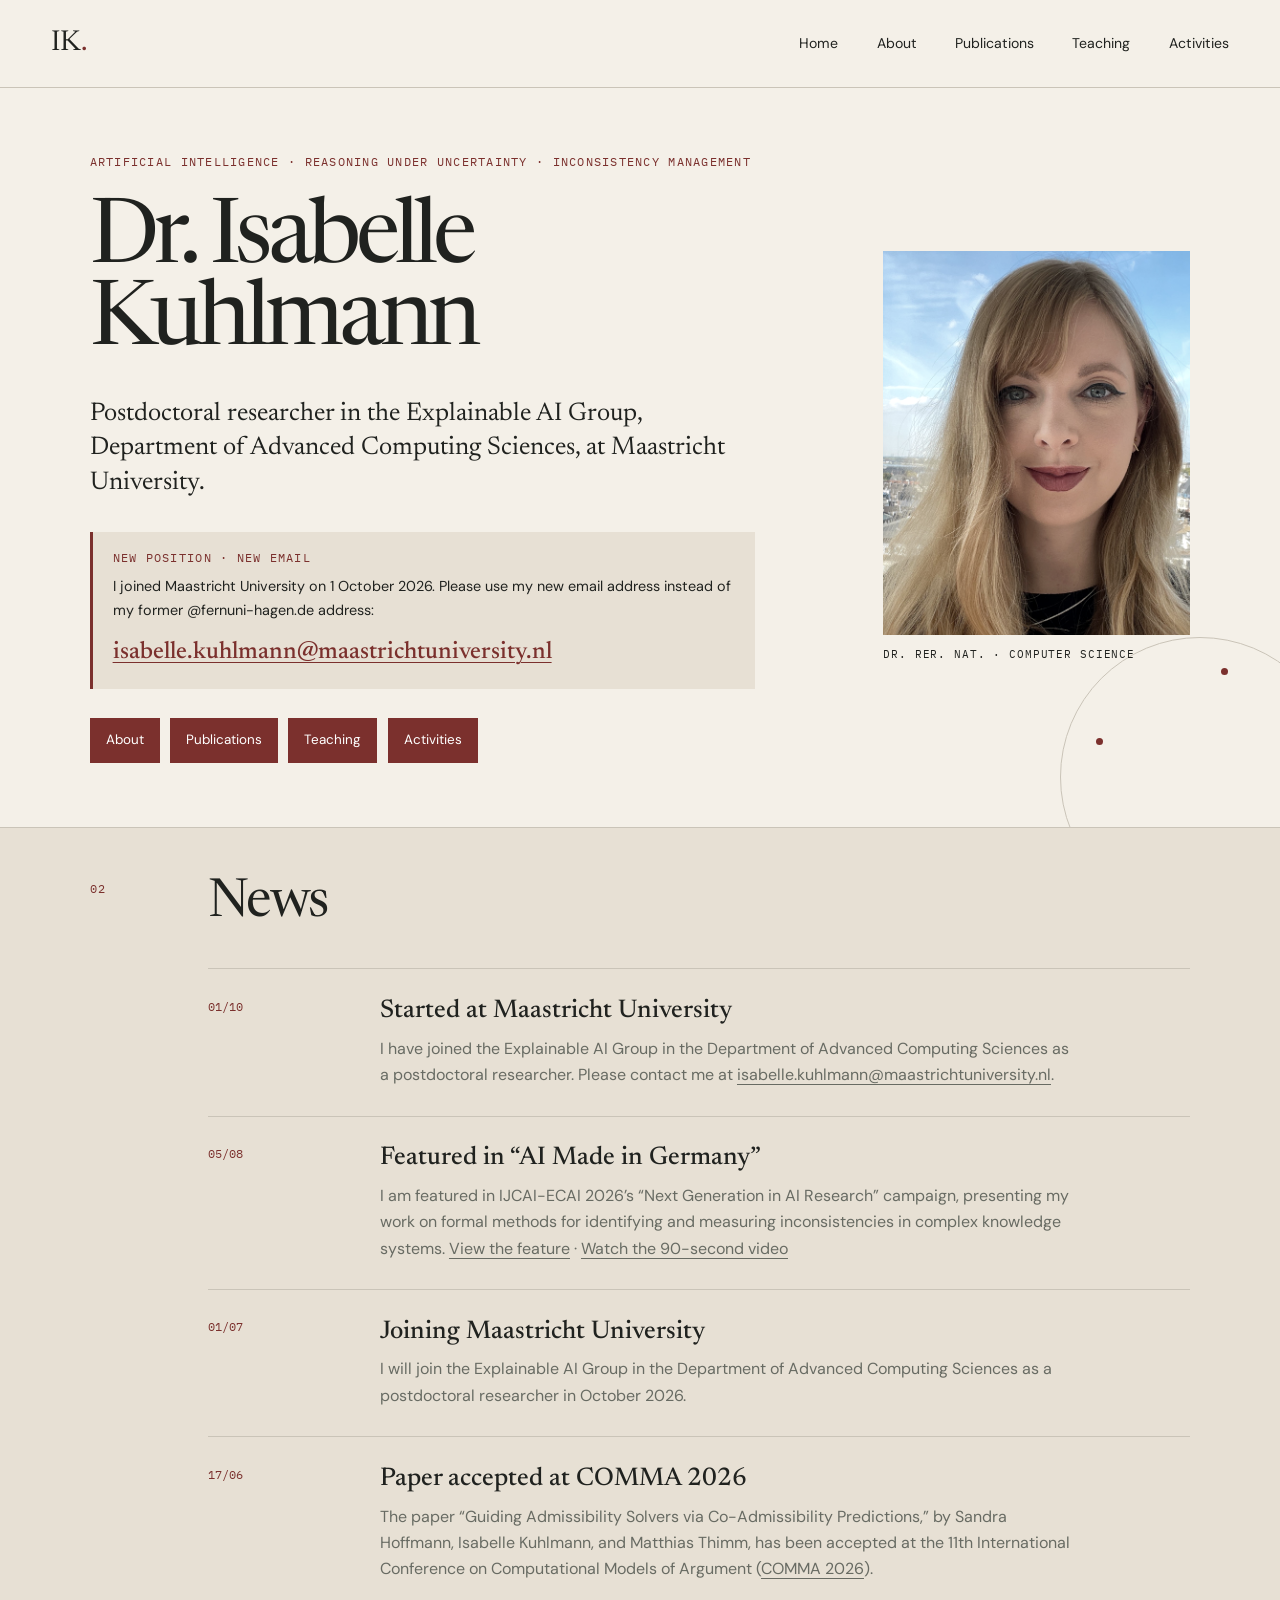
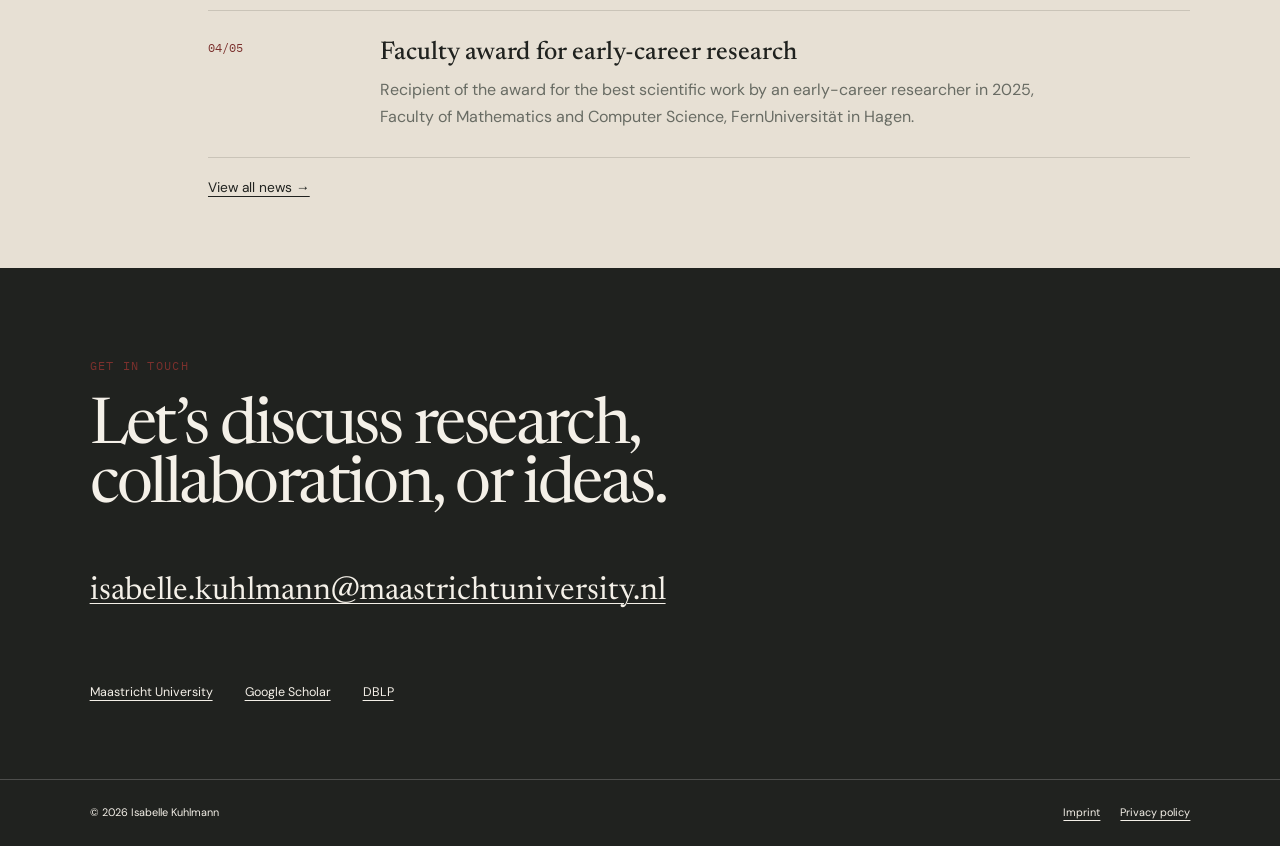
<file: index.html>
<!doctype html>
<html lang="en" data-theme="editorial">
<head>
  <meta charset="utf-8">
  <meta name="viewport" content="width=device-width, initial-scale=1">
  <meta name="description" content="Dr Isabelle Kuhlmann — postdoctoral researcher in artificial intelligence, knowledge representation, and reasoning.">
  <title>Isabelle Kuhlmann — Artificial Intelligence Researcher</title>
  <link rel="stylesheet" href="styles.css">
</head>
<body>
  <a class="skip-link" href="#main">Skip to content</a>
  <header class="site-header">
    <a class="wordmark" href="#top" aria-label="Isabelle Kuhlmann, home">IK<span>.</span></a>
    <nav id="site-nav" aria-label="Main navigation">
      <a href="index.html">Home</a><a href="about.html">About</a><a href="publications.html">Publications</a><a href="teaching.html">Teaching</a><a href="activities.html">Activities</a>
    </nav>
    <button class="menu-button" type="button" aria-expanded="false" aria-controls="site-nav">Menu</button>
  </header>

  <main id="main">
    <section class="hero" id="top">
      <div class="hero-copy">
        <p class="eyebrow">Artificial intelligence · Reasoning under uncertainty · Inconsistency management</p>
        <h1><span class="title-prefix">Dr.</span> Isabelle<br>Kuhlmann</h1>
        <p class="lead">Postdoctoral researcher in the Explainable AI Group, Department of Advanced Computing Sciences, at Maastricht University.</p>
        <aside class="contact-notice" aria-labelledby="contact-notice-title">
          <p class="eyebrow" id="contact-notice-title">New position · New email</p>
          <p>I joined Maastricht University on 1 October 2026. Please use my new email address instead of my former @fernuni-hagen.de address:</p>
          <a href="mailto:isabelle.kuhlmann@maastrichtuniversity.nl">isabelle.kuhlmann@maastrichtuniversity.nl</a>
        </aside>
        <div class="hero-links hero-nav">
          <a class="button" href="about.html">About</a>
          <a class="button" href="publications.html">Publications</a>
          <a class="button" href="teaching.html">Teaching</a>
          <a class="button" href="activities.html">Activities</a>
        </div>
      </div>
      <figure class="portrait-wrap">
        <div class="portrait-frame"><img src="profilbild_Isabelle_2025.JPEG" alt="Portrait of Isabelle Kuhlmann"></div>
        <figcaption>Dr. rer. nat. · Computer Science</figcaption>
      </figure>
      <div class="hero-mark" aria-hidden="true"><i></i><i></i><i></i><i></i></div>
    </section>

    <section class="section news" id="news">
      <p class="section-number">02</p>
      <div>
        <h2>News</h2>
        <article class="news-item featured"><time datetime="2026-10-01">01/10</time><div><h3>Started at Maastricht University</h3><p>I have joined the Explainable AI Group in the Department of Advanced Computing Sciences as a postdoctoral researcher. Please contact me at <a href="mailto:isabelle.kuhlmann@maastrichtuniversity.nl">isabelle.kuhlmann@maastrichtuniversity.nl</a>.</p></div></article>
        <article class="news-item featured"><time datetime="2026-08-05">05/08</time><div><h3>Featured in “AI Made in Germany”</h3><p>I am featured in IJCAI-ECAI 2026’s “Next Generation in AI Research” campaign, presenting my work on formal methods for identifying and measuring inconsistencies in complex knowledge systems. <a href="https://2026.ijcai.org/press/">View the feature</a> · <a href="https://www.youtube.com/watch?v=ihfejERW_9o">Watch the 90-second video</a></p></div></article>
        <article class="news-item featured"><time datetime="2026-07-01">01/07</time><div><h3>Joining Maastricht University</h3><p>I will join the Explainable AI Group in the Department of Advanced Computing Sciences as a postdoctoral researcher in October 2026.</p></div></article>
        <article class="news-item"><time datetime="2026-06-17">17/06</time><div><h3>Paper accepted at COMMA 2026</h3><p>The paper “Guiding Admissibility Solvers via Co-Admissibility Predictions,” by Sandra Hoffmann, Isabelle Kuhlmann, and Matthias Thimm, has been accepted at the 11th International Conference on Computational Models of Argument (<a href="https://comma2026.vercel.app/">COMMA 2026</a>).</p></div></article>
        <article class="news-item"><time datetime="2026-05-04">04/05</time><div><h3>Faculty award for early-career research</h3><p>Recipient of the award for the best scientific work by an early-career researcher in 2025, Faculty of Mathematics and Computer Science, FernUniversität in Hagen.</p></div></article>
        <p class="archive-link"><a class="text-link" href="news.html">View all news →</a></p>
      </div>
    </section>


    <section class="contact" id="contact"><p class="eyebrow">Get in touch</p><h2>Let’s discuss research,<br>collaboration, or ideas.</h2><a href="mailto:isabelle.kuhlmann@maastrichtuniversity.nl">isabelle.kuhlmann@maastrichtuniversity.nl</a><div class="contact-links"><a href="https://www.maastrichtuniversity.nl/">Maastricht University</a><a href="https://scholar.google.com/citations?user=nXb0bZsAAAAJ&hl=en">Google Scholar</a><a href="https://dblp.org/pid/241/6243.html">DBLP</a></div></section>
  </main>

  
  <footer><span>© <span id="year"></span> Isabelle Kuhlmann</span><div class="footer-links"><a href="imprint.html">Imprint</a><a href="privacy.html">Privacy policy</a></div></footer>
  <script src="script.js"></script>
</body>
</html>
</file>
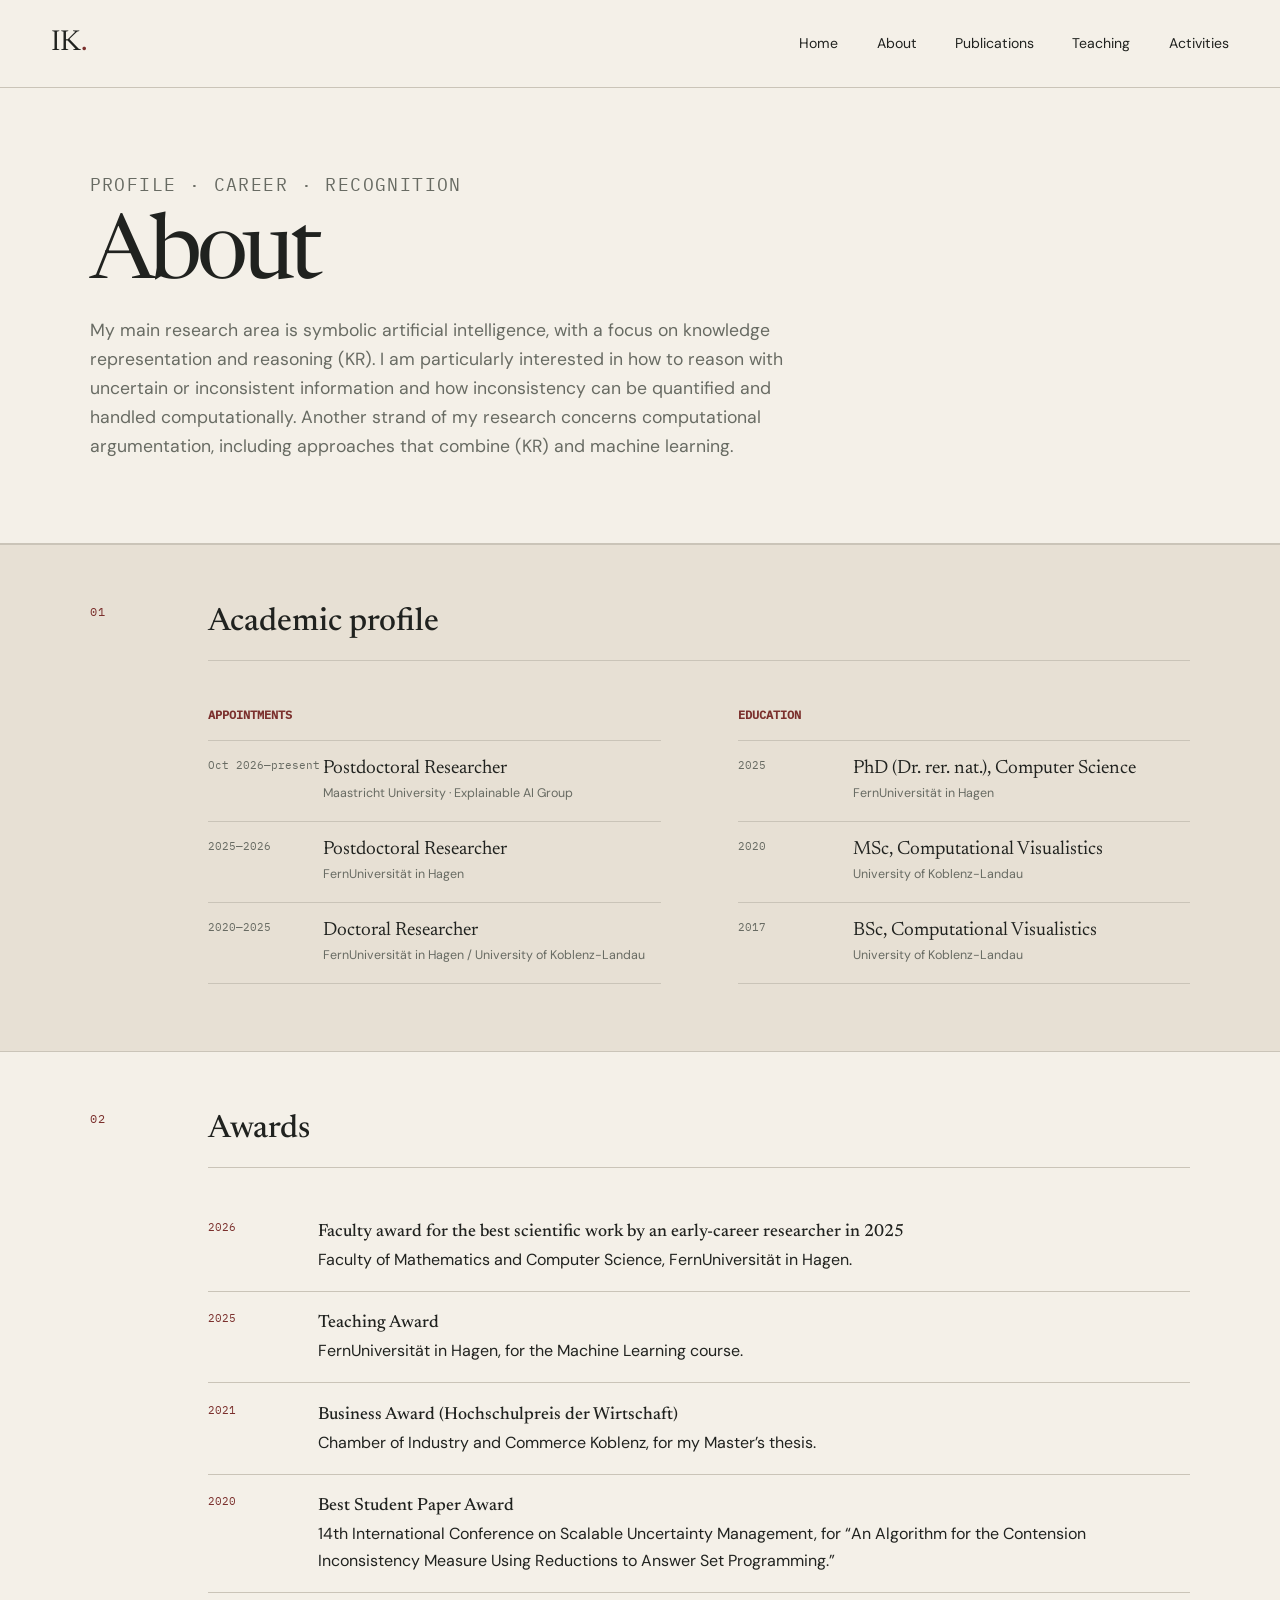
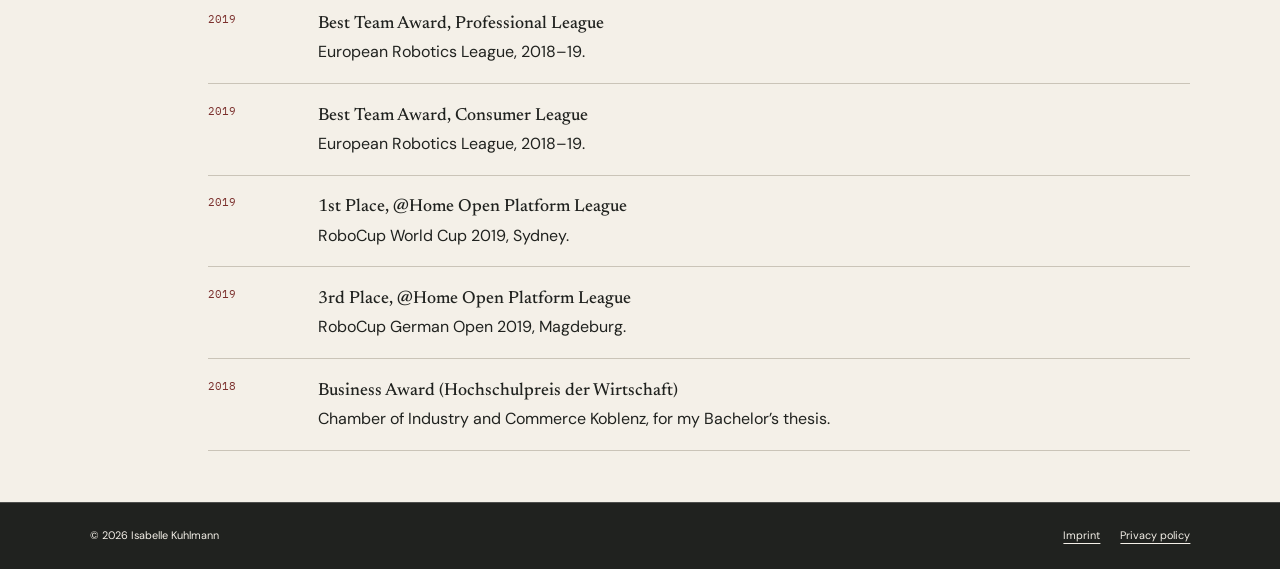
<file: about.html>
<!doctype html><html lang="en" data-theme="editorial"><head><meta charset="utf-8"><meta name="viewport" content="width=device-width,initial-scale=1"><title>About — Isabelle Kuhlmann</title><link rel="stylesheet" href="styles.css"></head><body>
<header class="site-header"><a class="wordmark" href="index.html">IK<span>.</span></a><nav id="site-nav" aria-label="Main navigation"><a href="index.html">Home</a><a href="about.html" aria-current="page">About</a><a href="publications.html">Publications</a><a href="teaching.html">Teaching</a><a href="activities.html">Activities</a></nav><button class="menu-button" type="button" aria-expanded="false" aria-controls="site-nav">Menu</button></header>
<main><header class="page-hero"><p class="page-kicker">Profile · Career · Recognition</p><h1>About</h1><p>My main research area is symbolic artificial intelligence, with a focus on knowledge representation and reasoning (KR). I am particularly interested in how to reason with uncertain or inconsistent information and how inconsistency can be quantified and handled computationally. Another strand of my research concerns computational argumentation, including approaches that combine (KR) and machine learning.</p></header>
<section class="section page-content news"><p class="section-number">01</p><div>
<div class="content-group"><h3>Academic profile</h3><div class="profile-grid"><div><h3>Appointments</h3><dl><div><dt>Oct 2026—present</dt><dd>Postdoctoral Researcher<br><span>Maastricht University · Explainable AI Group</span></dd></div><div><dt>2025—2026</dt><dd>Postdoctoral Researcher<br><span>FernUniversität in Hagen</span></dd></div><div><dt>2020—2025</dt><dd>Doctoral Researcher<br><span>FernUniversität in Hagen / University of Koblenz-Landau</span></dd></div></dl></div><div><h3>Education</h3><dl><div><dt>2025</dt><dd>PhD (Dr. rer. nat.), Computer Science<br><span>FernUniversität in Hagen</span></dd></div><div><dt>2020</dt><dd>MSc, Computational Visualistics<br><span>University of Koblenz-Landau</span></dd></div><div><dt>2017</dt><dd>BSc, Computational Visualistics<br><span>University of Koblenz-Landau</span></dd></div></dl></div></div></div>
</div></section>
<section class="section about-section"><p class="section-number">02</p><div>
<div class="content-group"><h3>Awards</h3><div class="activity-row"><time>2026</time><p><strong>Faculty award for the best scientific work by an early-career researcher in 2025</strong><br>Faculty of Mathematics and Computer Science, FernUniversität in Hagen.</p></div><div class="activity-row"><time>2025</time><p><strong>Teaching Award</strong><br>FernUniversität in Hagen, for the Machine Learning course.</p></div><div class="activity-row"><time>2021</time><p><strong>Business Award (Hochschulpreis der Wirtschaft)</strong><br>Chamber of Industry and Commerce Koblenz, for my Master’s thesis.</p></div><div class="activity-row"><time>2020</time><p><strong>Best Student Paper Award</strong><br>14th International Conference on Scalable Uncertainty Management, for “An Algorithm for the Contension Inconsistency Measure Using Reductions to Answer Set Programming.”</p></div><div class="activity-row"><time>2019</time><p><strong>Best Team Award, Professional League</strong><br>European Robotics League, 2018–19.</p></div><div class="activity-row"><time>2019</time><p><strong>Best Team Award, Consumer League</strong><br>European Robotics League, 2018–19.</p></div><div class="activity-row"><time>2019</time><p><strong>1st Place, @Home Open Platform League</strong><br>RoboCup World Cup 2019, Sydney.</p></div><div class="activity-row"><time>2019</time><p><strong>3rd Place, @Home Open Platform League</strong><br>RoboCup German Open 2019, Magdeburg.</p></div><div class="activity-row"><time>2018</time><p><strong>Business Award (Hochschulpreis der Wirtschaft)</strong><br>Chamber of Industry and Commerce Koblenz, for my Bachelor’s thesis.</p></div></div>
</div></section></main><footer><span>© <span id="year"></span> Isabelle Kuhlmann</span><div class="footer-links"><a href="imprint.html">Imprint</a><a href="privacy.html">Privacy policy</a></div></footer><script src="script.js"></script></body></html>
</file>
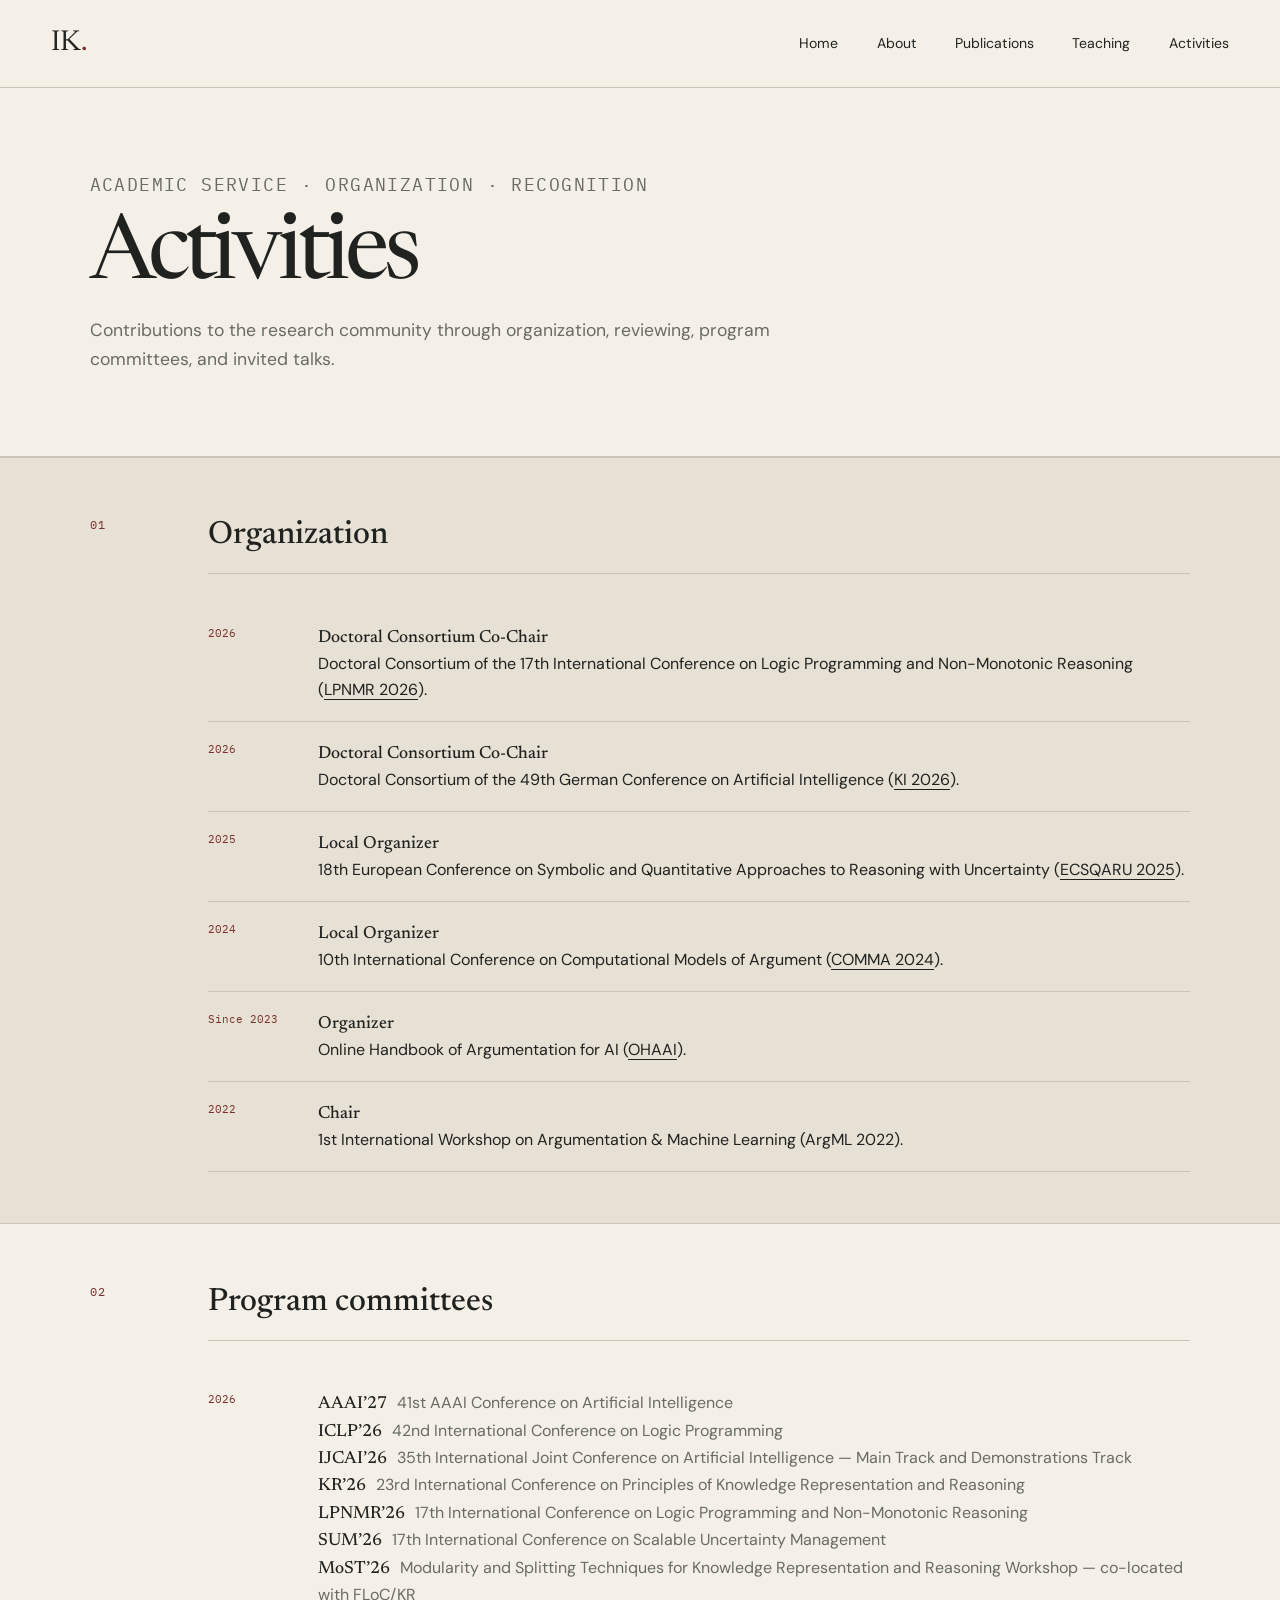
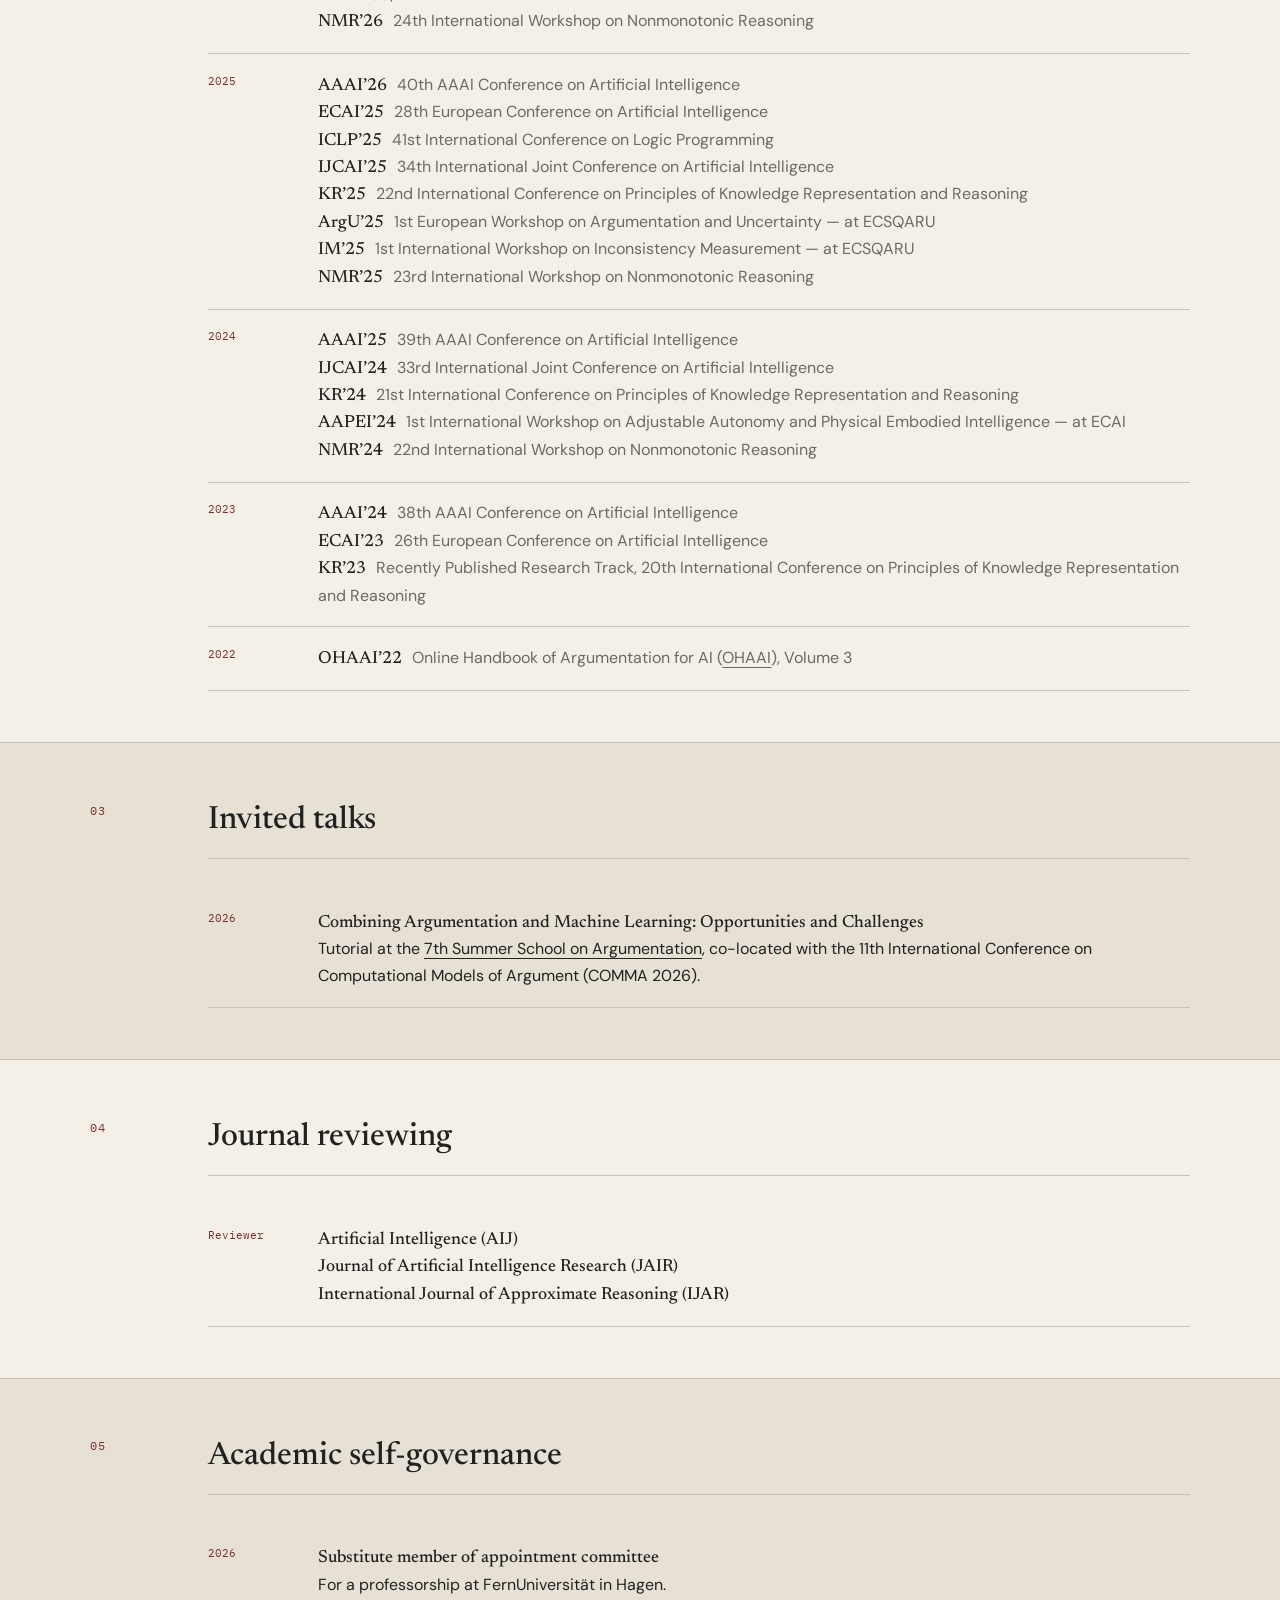
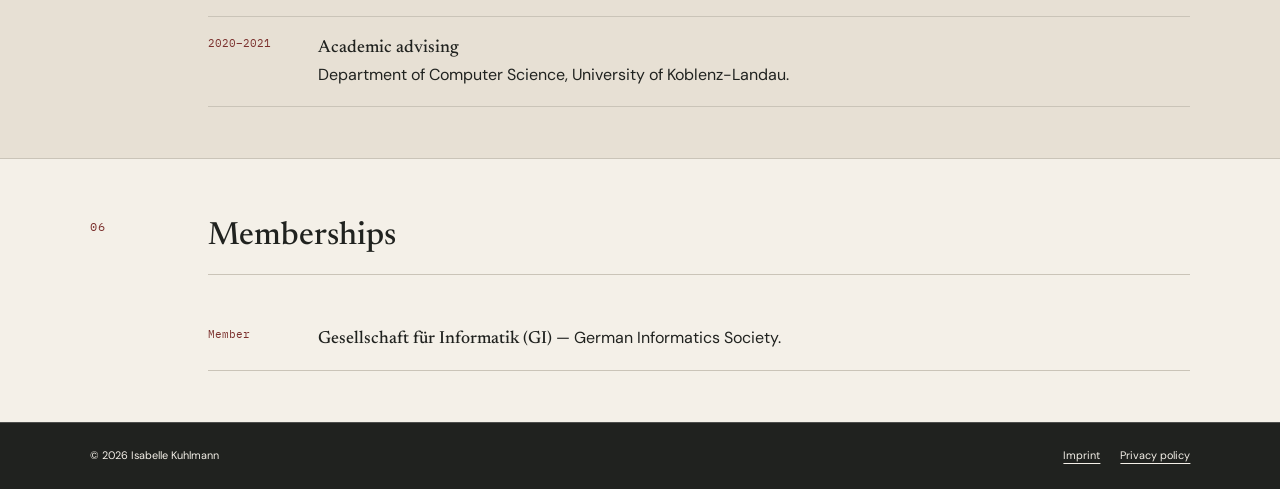
<file: activities.html>
<!doctype html><html lang="en" data-theme="editorial"><head><meta charset="utf-8"><meta name="viewport" content="width=device-width,initial-scale=1"><title>Activities — Isabelle Kuhlmann</title><link rel="stylesheet" href="styles.css"></head><body>
<header class="site-header"><a class="wordmark" href="index.html">IK<span>.</span></a><nav id="site-nav" aria-label="Main navigation"><a href="index.html">Home</a><a href="about.html">About</a><a href="publications.html">Publications</a><a href="teaching.html">Teaching</a><a href="activities.html" aria-current="page">Activities</a></nav><button class="menu-button" type="button" aria-expanded="false" aria-controls="site-nav">Menu</button></header>
<main><header class="page-hero"><p class="page-kicker">Academic service · Organization · Recognition</p><h1>Activities</h1><p>Contributions to the research community through organization, reviewing, program committees, and invited talks.</p></header>
<section class="section page-content activity-section"><p class="section-number">01</p><div><div class="content-group"><h3>Organization</h3>
<div class="activity-row"><time>2026</time><p><strong>Doctoral Consortium Co-Chair</strong><br>Doctoral Consortium of the 17th International Conference on Logic Programming and Non-Monotonic Reasoning (<a href="https://sites.google.com/unical.it/dclpnmr2026">LPNMR 2026</a>).</p></div>
<div class="activity-row"><time>2026</time><p><strong>Doctoral Consortium Co-Chair</strong><br>Doctoral Consortium of the 49th German Conference on Artificial Intelligence (<a href="https://ki2026.gi.de/calls/call-for-doctoral-consortium-contributions">KI 2026</a>).</p></div>
<div class="activity-row"><time>2025</time><p><strong>Local Organizer</strong><br>18th European Conference on Symbolic and Quantitative Approaches to Reasoning with Uncertainty (<a href="https://ecsqaru2025.krportal.org/">ECSQARU 2025</a>).</p></div>
<div class="activity-row"><time>2024</time><p><strong>Local Organizer</strong><br>10th International Conference on Computational Models of Argument (<a href="https://comma2024.krportal.org/">COMMA 2024</a>).</p></div>
<div class="activity-row"><time>Since 2023</time><p><strong>Organizer</strong><br>Online Handbook of Argumentation for AI (<a href="https://ohaai.github.io/index.html">OHAAI</a>).</p></div>
<div class="activity-row"><time>2022</time><p><strong>Chair</strong><br>1st International Workshop on Argumentation &amp; Machine Learning (ArgML 2022).</p></div>
</div></div></section>
<section class="section activity-section news"><p class="section-number">02</p><div><div class="content-group"><h3>Program committees</h3>
<div class="activity-row"><time>2026</time><p><strong>AAAI’27</strong><span class="activity-detail">41st AAAI Conference on Artificial Intelligence</span><br><strong>ICLP’26</strong><span class="activity-detail">42nd International Conference on Logic Programming</span><br><strong>IJCAI’26</strong><span class="activity-detail">35th International Joint Conference on Artificial Intelligence — Main Track and Demonstrations Track</span><br><strong>KR’26</strong><span class="activity-detail">23rd International Conference on Principles of Knowledge Representation and Reasoning</span><br><strong>LPNMR’26</strong><span class="activity-detail">17th International Conference on Logic Programming and Non-Monotonic Reasoning</span><br><strong>SUM’26</strong><span class="activity-detail">17th International Conference on Scalable Uncertainty Management</span><br><strong>MoST’26</strong><span class="activity-detail">Modularity and Splitting Techniques for Knowledge Representation and Reasoning Workshop — co-located with FLoC/KR</span><br><strong>NMR’26</strong><span class="activity-detail">24th International Workshop on Nonmonotonic Reasoning</span></p></div>
<div class="activity-row"><time>2025</time><p><strong>AAAI’26</strong><span class="activity-detail">40th AAAI Conference on Artificial Intelligence</span><br><strong>ECAI’25</strong><span class="activity-detail">28th European Conference on Artificial Intelligence</span><br><strong>ICLP’25</strong><span class="activity-detail">41st International Conference on Logic Programming</span><br><strong>IJCAI’25</strong><span class="activity-detail">34th International Joint Conference on Artificial Intelligence</span><br><strong>KR’25</strong><span class="activity-detail">22nd International Conference on Principles of Knowledge Representation and Reasoning</span><br><strong>ArgU’25</strong><span class="activity-detail">1st European Workshop on Argumentation and Uncertainty — at ECSQARU</span><br><strong>IM’25</strong><span class="activity-detail">1st International Workshop on Inconsistency Measurement — at ECSQARU</span><br><strong>NMR’25</strong><span class="activity-detail">23rd International Workshop on Nonmonotonic Reasoning</span></p></div>
<div class="activity-row"><time>2024</time><p><strong>AAAI’25</strong><span class="activity-detail">39th AAAI Conference on Artificial Intelligence</span><br><strong>IJCAI’24</strong><span class="activity-detail">33rd International Joint Conference on Artificial Intelligence</span><br><strong>KR’24</strong><span class="activity-detail">21st International Conference on Principles of Knowledge Representation and Reasoning</span><br><strong>AAPEI’24</strong><span class="activity-detail">1st International Workshop on Adjustable Autonomy and Physical Embodied Intelligence — at ECAI</span><br><strong>NMR’24</strong><span class="activity-detail">22nd International Workshop on Nonmonotonic Reasoning</span></p></div>
<div class="activity-row"><time>2023</time><p><strong>AAAI’24</strong><span class="activity-detail">38th AAAI Conference on Artificial Intelligence</span><br><strong>ECAI’23</strong><span class="activity-detail">26th European Conference on Artificial Intelligence</span><br><strong>KR’23</strong><span class="activity-detail">Recently Published Research Track, 20th International Conference on Principles of Knowledge Representation and Reasoning</span></p></div>
<div class="activity-row"><time>2022</time><p><strong>OHAAI’22</strong><span class="activity-detail">Online Handbook of Argumentation for AI (<a href="https://ohaai.github.io/index.html">OHAAI</a>), Volume 3</span></p></div>
</div></div></section>
<section class="section activity-section"><p class="section-number">03</p><div><div class="content-group"><h3>Invited talks</h3>
<div class="activity-row"><time>2026</time><p><strong>Combining Argumentation and Machine Learning: Opportunities and Challenges</strong><br>Tutorial at the <a href="https://comma2026.vercel.app/ssa/">7th Summer School on Argumentation</a>, co-located with the 11th International Conference on Computational Models of Argument (COMMA 2026).</p></div>
</div></div></section>
<section class="section activity-section news"><p class="section-number">04</p><div><div class="content-group"><h3>Journal reviewing</h3>
<div class="activity-row"><time>Reviewer</time><p><strong>Artificial Intelligence (AIJ)</strong><br><strong>Journal of Artificial Intelligence Research (JAIR)</strong><br><strong>International Journal of Approximate Reasoning (IJAR)</strong></p></div>
</div></div></section>
<section class="section activity-section"><p class="section-number">05</p><div><div class="content-group"><h3>Academic self-governance</h3>
<div class="activity-row"><time>2026</time><p><strong>Substitute member of appointment committee</strong><br>For a professorship at FernUniversität in Hagen.</p></div>
<div class="activity-row"><time>2020–2021</time><p><strong>Academic advising</strong><br>Department of Computer Science, University of Koblenz-Landau.</p></div>
</div></div></section>
<section class="section activity-section news"><p class="section-number">06</p><div><div class="content-group"><h3>Memberships</h3>
<div class="activity-row"><time>Member</time><p><strong>Gesellschaft für Informatik (GI)</strong> — German Informatics Society.</p></div>
</div></div></section></main>
<footer><span>© <span id="year"></span> Isabelle Kuhlmann</span><div class="footer-links"><a href="imprint.html">Imprint</a><a href="privacy.html">Privacy policy</a></div></footer><script src="script.js"></script></body></html>
</file>
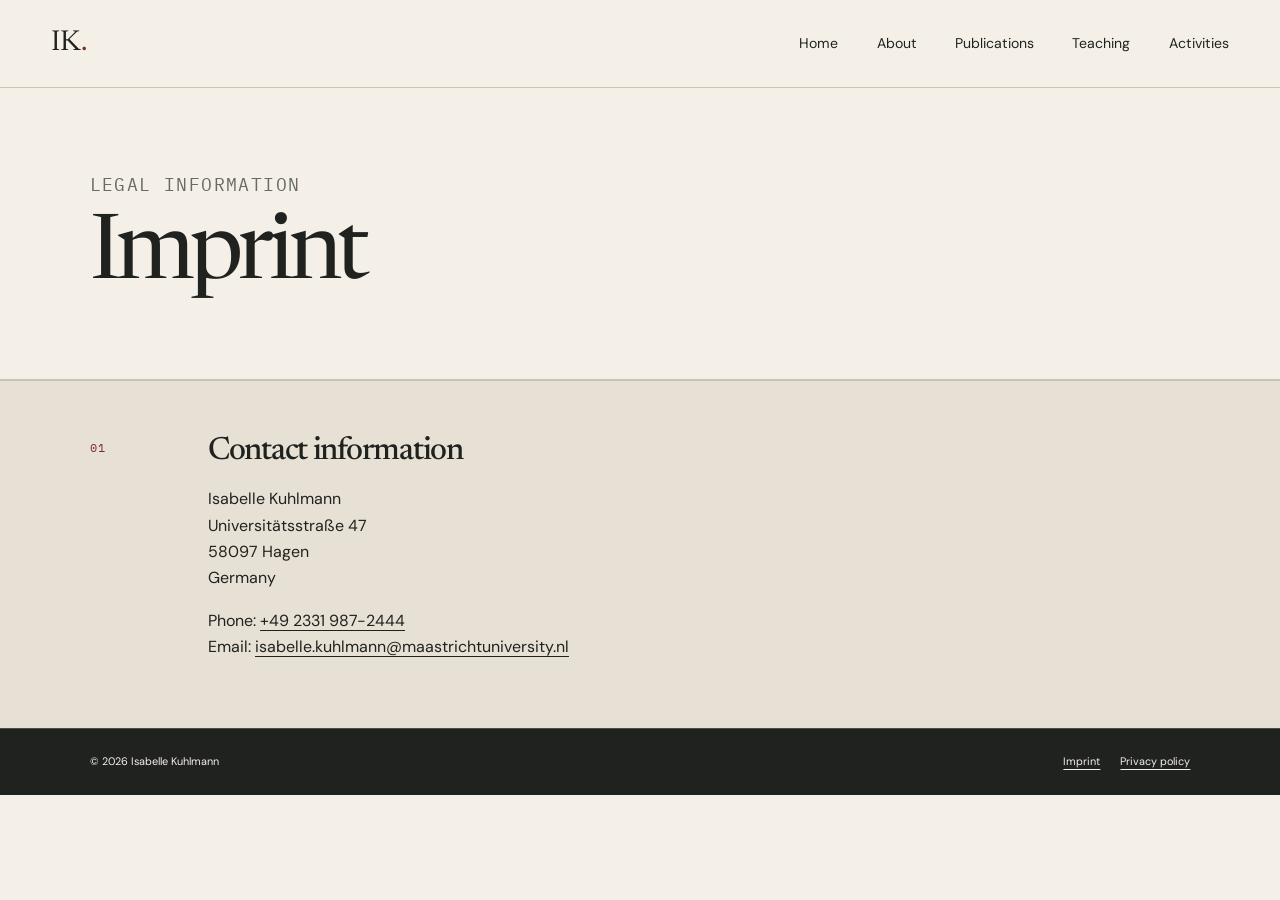
<file: imprint.html>
<!doctype html>
<html lang="en" data-theme="editorial">
<head>
  <meta charset="utf-8">
  <meta name="viewport" content="width=device-width,initial-scale=1">
  <meta name="description" content="Imprint for the website of Isabelle Kuhlmann.">
  <title>Imprint — Isabelle Kuhlmann</title>
  <link rel="stylesheet" href="styles.css">
</head>
<body>
  <header class="site-header">
    <a class="wordmark" href="index.html">IK<span>.</span></a>
    <nav id="site-nav" aria-label="Main navigation"><a href="index.html">Home</a><a href="about.html">About</a><a href="publications.html">Publications</a><a href="teaching.html">Teaching</a><a href="activities.html">Activities</a></nav>
    <button class="menu-button" type="button" aria-expanded="false" aria-controls="site-nav">Menu</button>
  </header>
  <main><header class="page-hero"><p class="page-kicker">Legal information</p><h1>Imprint</h1></header><section class="section page-content news"><p class="section-number">01</p><div class="legal-content"><h2>Contact information</h2><address>Isabelle Kuhlmann<br>Universitätsstraße 47<br>58097 Hagen<br>Germany</address><p>Phone: <a href="tel:+4923319872444">+49 2331 987-2444</a><br>Email: <a href="mailto:isabelle.kuhlmann@maastrichtuniversity.nl">isabelle.kuhlmann@maastrichtuniversity.nl</a></p></div></section></main>
  
  <footer><span>© <span id="year"></span> Isabelle Kuhlmann</span><div class="footer-links"><a href="imprint.html">Imprint</a><a href="privacy.html">Privacy policy</a></div></footer>
  <script src="script.js"></script>
</body>
</html>
</file>
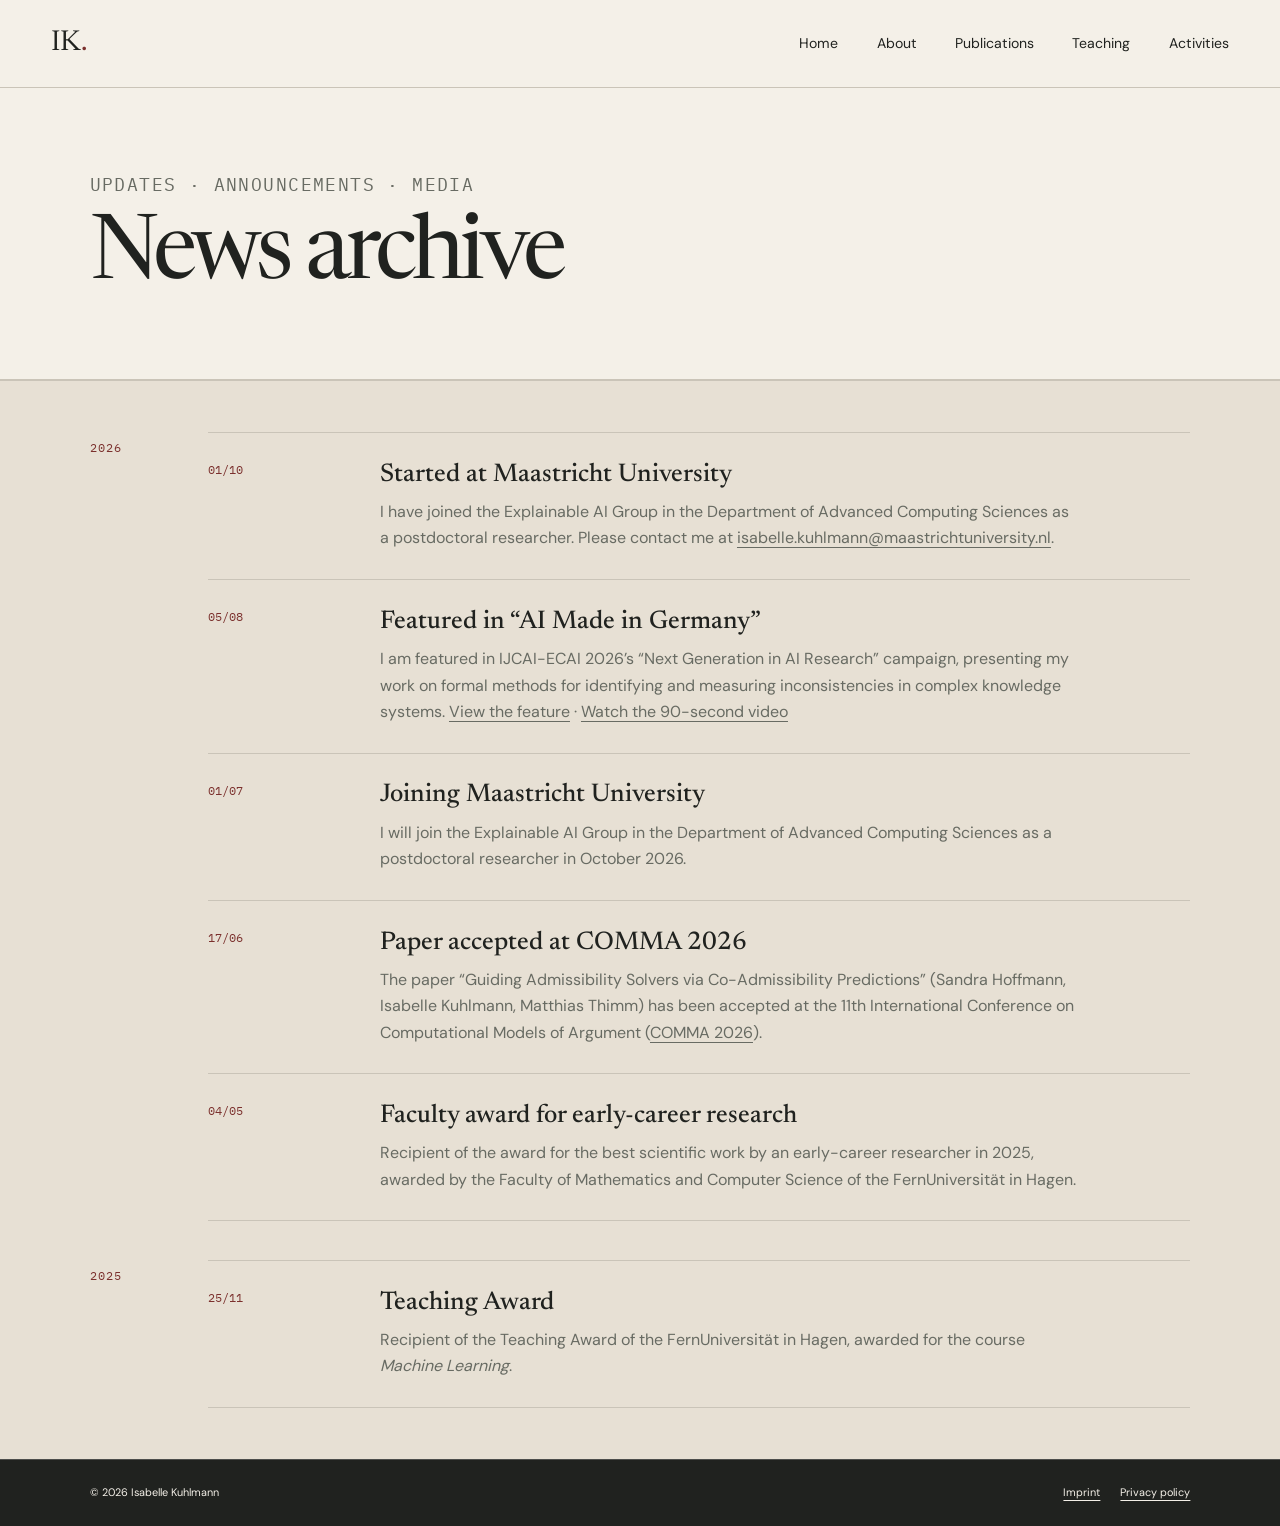
<file: news.html>
<!doctype html>
<html lang="en" data-theme="editorial">
<head>
  <meta charset="utf-8">
  <meta name="viewport" content="width=device-width,initial-scale=1">
  <meta name="description" content="News and updates from Dr Isabelle Kuhlmann.">
  <title>News — Isabelle Kuhlmann</title>
  <link rel="stylesheet" href="styles.css">
</head>
<body>
  <header class="site-header">
    <a class="wordmark" href="index.html">IK<span>.</span></a>
    <nav id="site-nav" aria-label="Main navigation"><a href="index.html">Home</a><a href="about.html">About</a><a href="publications.html">Publications</a><a href="teaching.html">Teaching</a><a href="activities.html">Activities</a></nav>
    <button class="menu-button" type="button" aria-expanded="false" aria-controls="site-nav">Menu</button>
  </header>
  <main>
    <header class="page-hero">
      <p class="page-kicker">Updates · Announcements · Media</p>
      <h1>News archive</h1>
    </header>
    <section class="section news page-content news-archive">
      <p class="section-number">2026</p>
      <div>
        <article class="news-item featured"><time datetime="2026-10-01">01/10</time><div><h3>Started at Maastricht University</h3><p>I have joined the Explainable AI Group in the Department of Advanced Computing Sciences as a postdoctoral researcher. Please contact me at <a href="mailto:isabelle.kuhlmann@maastrichtuniversity.nl">isabelle.kuhlmann@maastrichtuniversity.nl</a>.</p></div></article>
        <article class="news-item featured"><time datetime="2026-08-05">05/08</time><div><h3>Featured in “AI Made in Germany”</h3><p>I am featured in IJCAI-ECAI 2026’s “Next Generation in AI Research” campaign, presenting my work on formal methods for identifying and measuring inconsistencies in complex knowledge systems. <a href="https://2026.ijcai.org/press/">View the feature</a> · <a href="https://www.youtube.com/watch?v=ihfejERW_9o">Watch the 90-second video</a></p></div></article>
        <article class="news-item"><time datetime="2026-07-01">01/07</time><div><h3>Joining Maastricht University</h3><p>I will join the Explainable AI Group in the Department of Advanced Computing Sciences as a postdoctoral researcher in October 2026.</p></div></article>
        <article class="news-item"><time datetime="2026-06-17">17/06</time><div><h3>Paper accepted at COMMA 2026</h3><p>The paper “Guiding Admissibility Solvers via Co-Admissibility Predictions” (Sandra Hoffmann, Isabelle Kuhlmann, Matthias Thimm) has been accepted at the 11th International Conference on Computational Models of Argument (<a href="https://comma2026.vercel.app/">COMMA 2026</a>).</p></div></article>
        <article class="news-item"><time datetime="2026-05-04">04/05</time><div><h3>Faculty award for early-career research</h3><p>Recipient of the award for the best scientific work by an early-career researcher in 2025, awarded by the Faculty of Mathematics and Computer Science of the FernUniversität in Hagen.</p></div></article>
      </div>
      <p class="section-number">2025</p>
      <div>
        <article class="news-item"><time datetime="2025-11-25">25/11</time><div><h3>Teaching Award</h3><p>Recipient of the Teaching Award of the FernUniversität in Hagen, awarded for the course <em>Machine Learning</em>.</p></div></article>
      </div>
    </section>
  </main>
  
  <footer><span>© <span id="year"></span> Isabelle Kuhlmann</span><div class="footer-links"><a href="imprint.html">Imprint</a><a href="privacy.html">Privacy policy</a></div></footer>
  <script src="script.js"></script>
</body>
</html>
</file>
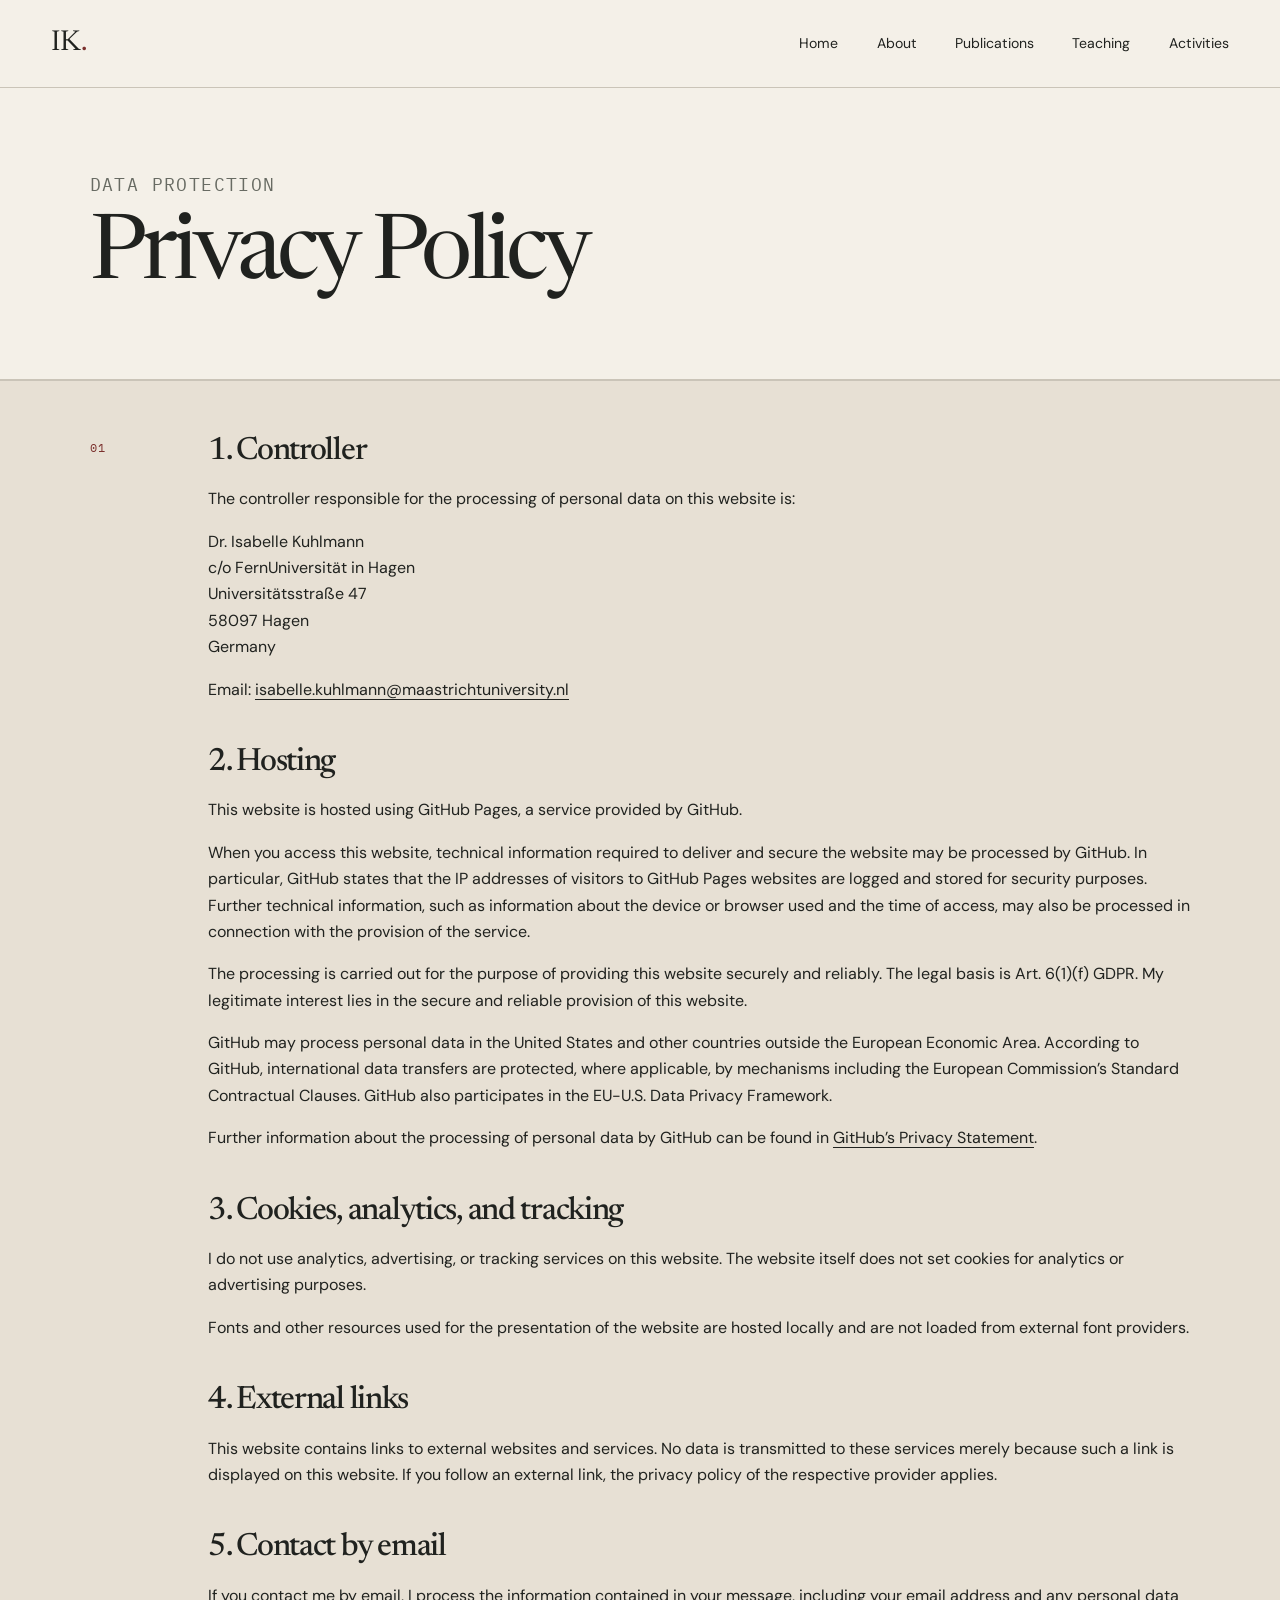
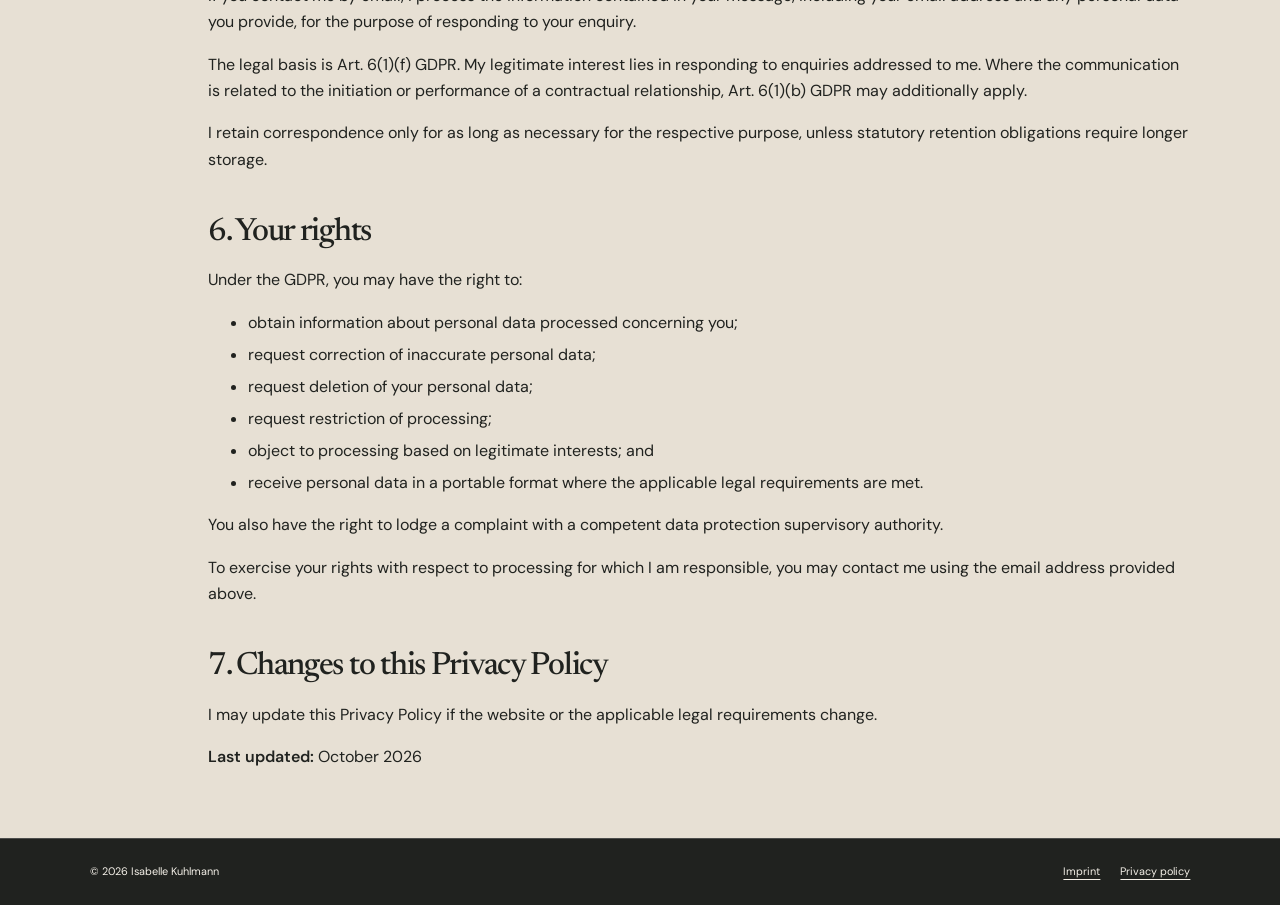
<file: privacy.html>
<!doctype html>
<html lang="en" data-theme="editorial">
<head>
  <meta charset="utf-8">
  <meta name="viewport" content="width=device-width,initial-scale=1">
  <meta name="description" content="Privacy policy for the website of Isabelle Kuhlmann.">
  <title>Privacy Policy — Isabelle Kuhlmann</title>
  <link rel="stylesheet" href="styles.css">
</head>
<body>
  <header class="site-header">
    <a class="wordmark" href="index.html">IK<span>.</span></a>
    <nav id="site-nav" aria-label="Main navigation"><a href="index.html">Home</a><a href="about.html">About</a><a href="publications.html">Publications</a><a href="teaching.html">Teaching</a><a href="activities.html">Activities</a></nav>
    <button class="menu-button" type="button" aria-expanded="false" aria-controls="site-nav">Menu</button>
  </header>
  <main><header class="page-hero"><p class="page-kicker">Data protection</p><h1>Privacy Policy</h1></header><section class="section page-content news"><p class="section-number">01</p><div class="legal-content"><h2>1. Controller</h2><p>The controller responsible for the processing of personal data on this website is:</p><address>Dr. Isabelle Kuhlmann<br>c/o FernUniversität in Hagen<br>Universitätsstraße 47<br>58097 Hagen<br>Germany</address><p>Email: <a href="mailto:isabelle.kuhlmann@maastrichtuniversity.nl">isabelle.kuhlmann@maastrichtuniversity.nl</a></p><h2>2. Hosting</h2><p>This website is hosted using GitHub Pages, a service provided by GitHub.</p><p>When you access this website, technical information required to deliver and secure the website may be processed by GitHub. In particular, GitHub states that the IP addresses of visitors to GitHub Pages websites are logged and stored for security purposes. Further technical information, such as information about the device or browser used and the time of access, may also be processed in connection with the provision of the service.</p><p>The processing is carried out for the purpose of providing this website securely and reliably. The legal basis is Art. 6(1)(f) GDPR. My legitimate interest lies in the secure and reliable provision of this website.</p><p>GitHub may process personal data in the United States and other countries outside the European Economic Area. According to GitHub, international data transfers are protected, where applicable, by mechanisms including the European Commission’s Standard Contractual Clauses. GitHub also participates in the EU-U.S. Data Privacy Framework.</p><p>Further information about the processing of personal data by GitHub can be found in <a href="https://docs.github.com/en/site-policy/privacy-policies/github-general-privacy-statement">GitHub’s Privacy Statement</a>.</p><h2>3. Cookies, analytics, and tracking</h2><p>I do not use analytics, advertising, or tracking services on this website. The website itself does not set cookies for analytics or advertising purposes.</p><p>Fonts and other resources used for the presentation of the website are hosted locally and are not loaded from external font providers.</p><h2>4. External links</h2><p>This website contains links to external websites and services. No data is transmitted to these services merely because such a link is displayed on this website. If you follow an external link, the privacy policy of the respective provider applies.</p><h2>5. Contact by email</h2><p>If you contact me by email, I process the information contained in your message, including your email address and any personal data you provide, for the purpose of responding to your enquiry.</p><p>The legal basis is Art. 6(1)(f) GDPR. My legitimate interest lies in responding to enquiries addressed to me. Where the communication is related to the initiation or performance of a contractual relationship, Art. 6(1)(b) GDPR may additionally apply.</p><p>I retain correspondence only for as long as necessary for the respective purpose, unless statutory retention obligations require longer storage.</p><h2>6. Your rights</h2><p>Under the GDPR, you may have the right to:</p><ul><li>obtain information about personal data processed concerning you;</li><li>request correction of inaccurate personal data;</li><li>request deletion of your personal data;</li><li>request restriction of processing;</li><li>object to processing based on legitimate interests; and</li><li>receive personal data in a portable format where the applicable legal requirements are met.</li></ul><p>You also have the right to lodge a complaint with a competent data protection supervisory authority.</p><p>To exercise your rights with respect to processing for which I am responsible, you may contact me using the email address provided above.</p><h2>7. Changes to this Privacy Policy</h2><p>I may update this Privacy Policy if the website or the applicable legal requirements change.</p><p><strong>Last updated:</strong> October 2026</p></div></section></main>
  
  <footer><span>© <span id="year"></span> Isabelle Kuhlmann</span><div class="footer-links"><a href="imprint.html">Imprint</a><a href="privacy.html">Privacy policy</a></div></footer>
  <script src="script.js"></script>
</body>
</html>
</file>
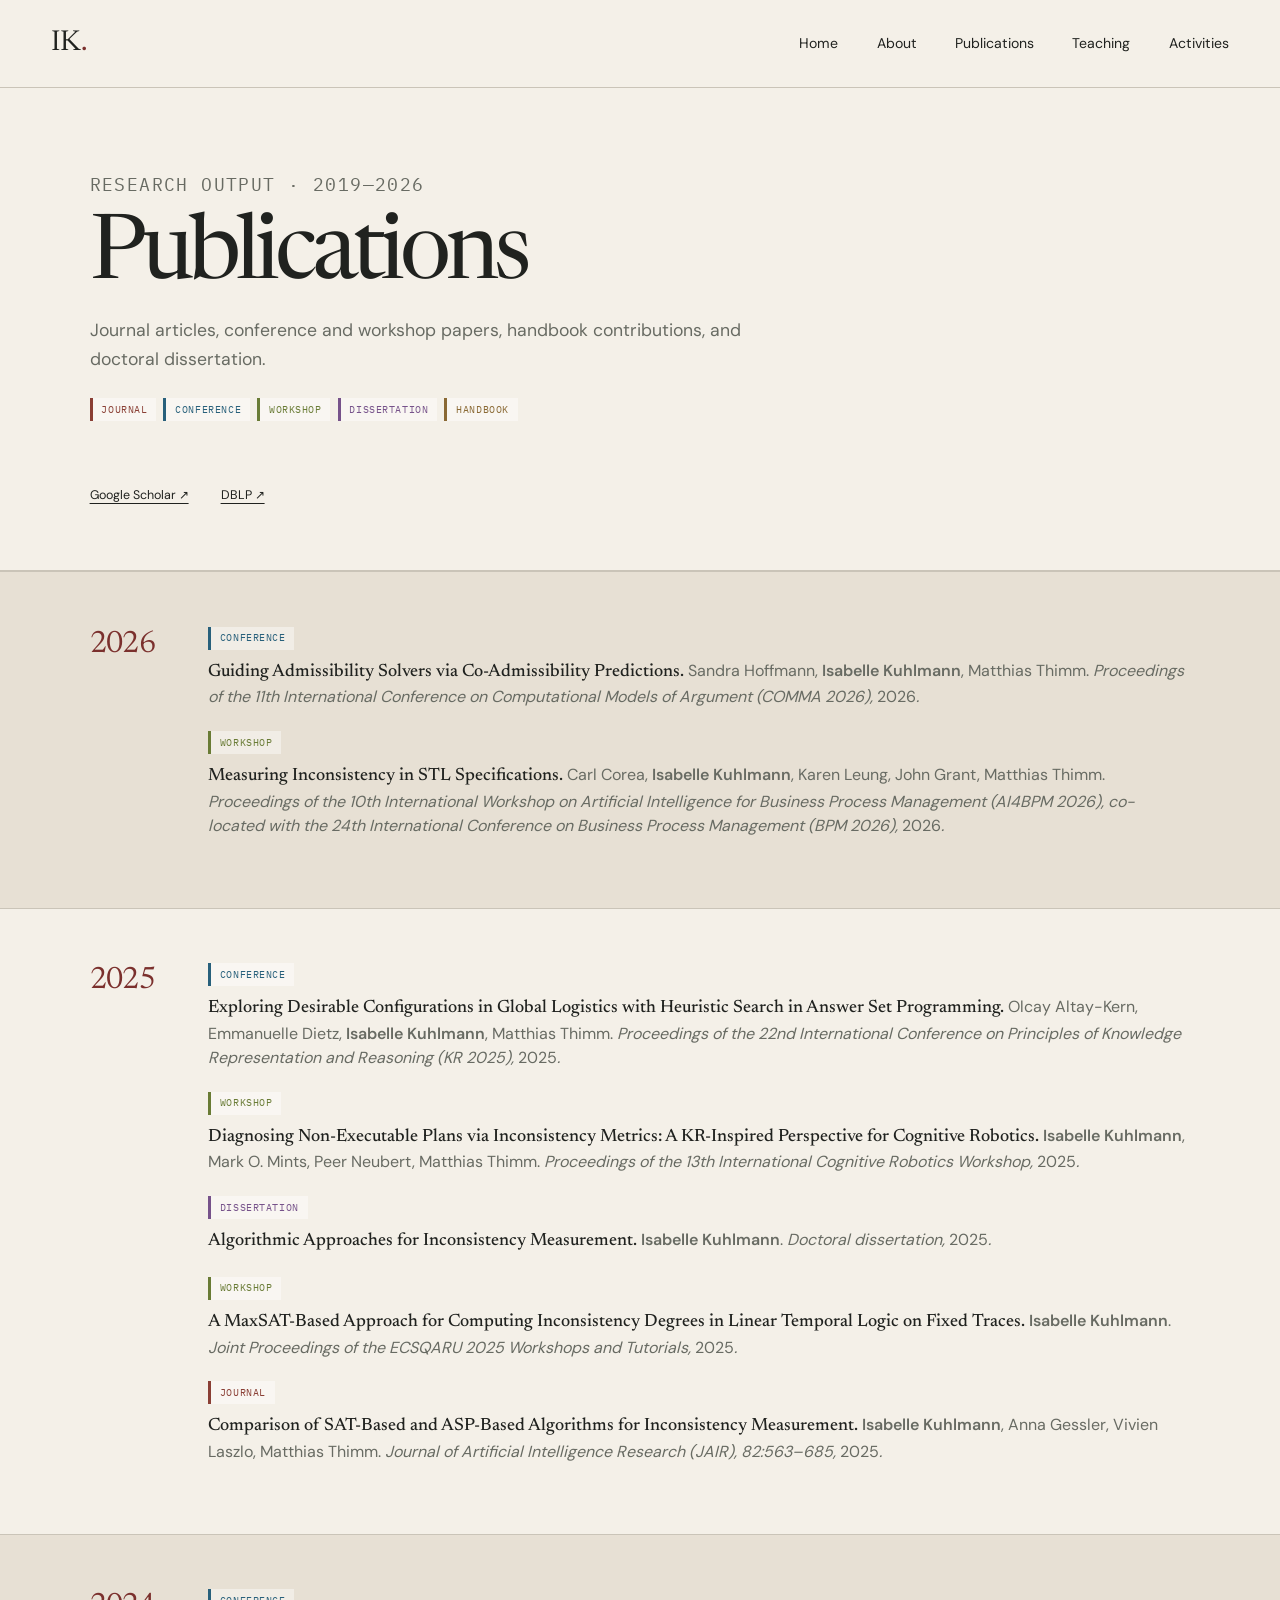
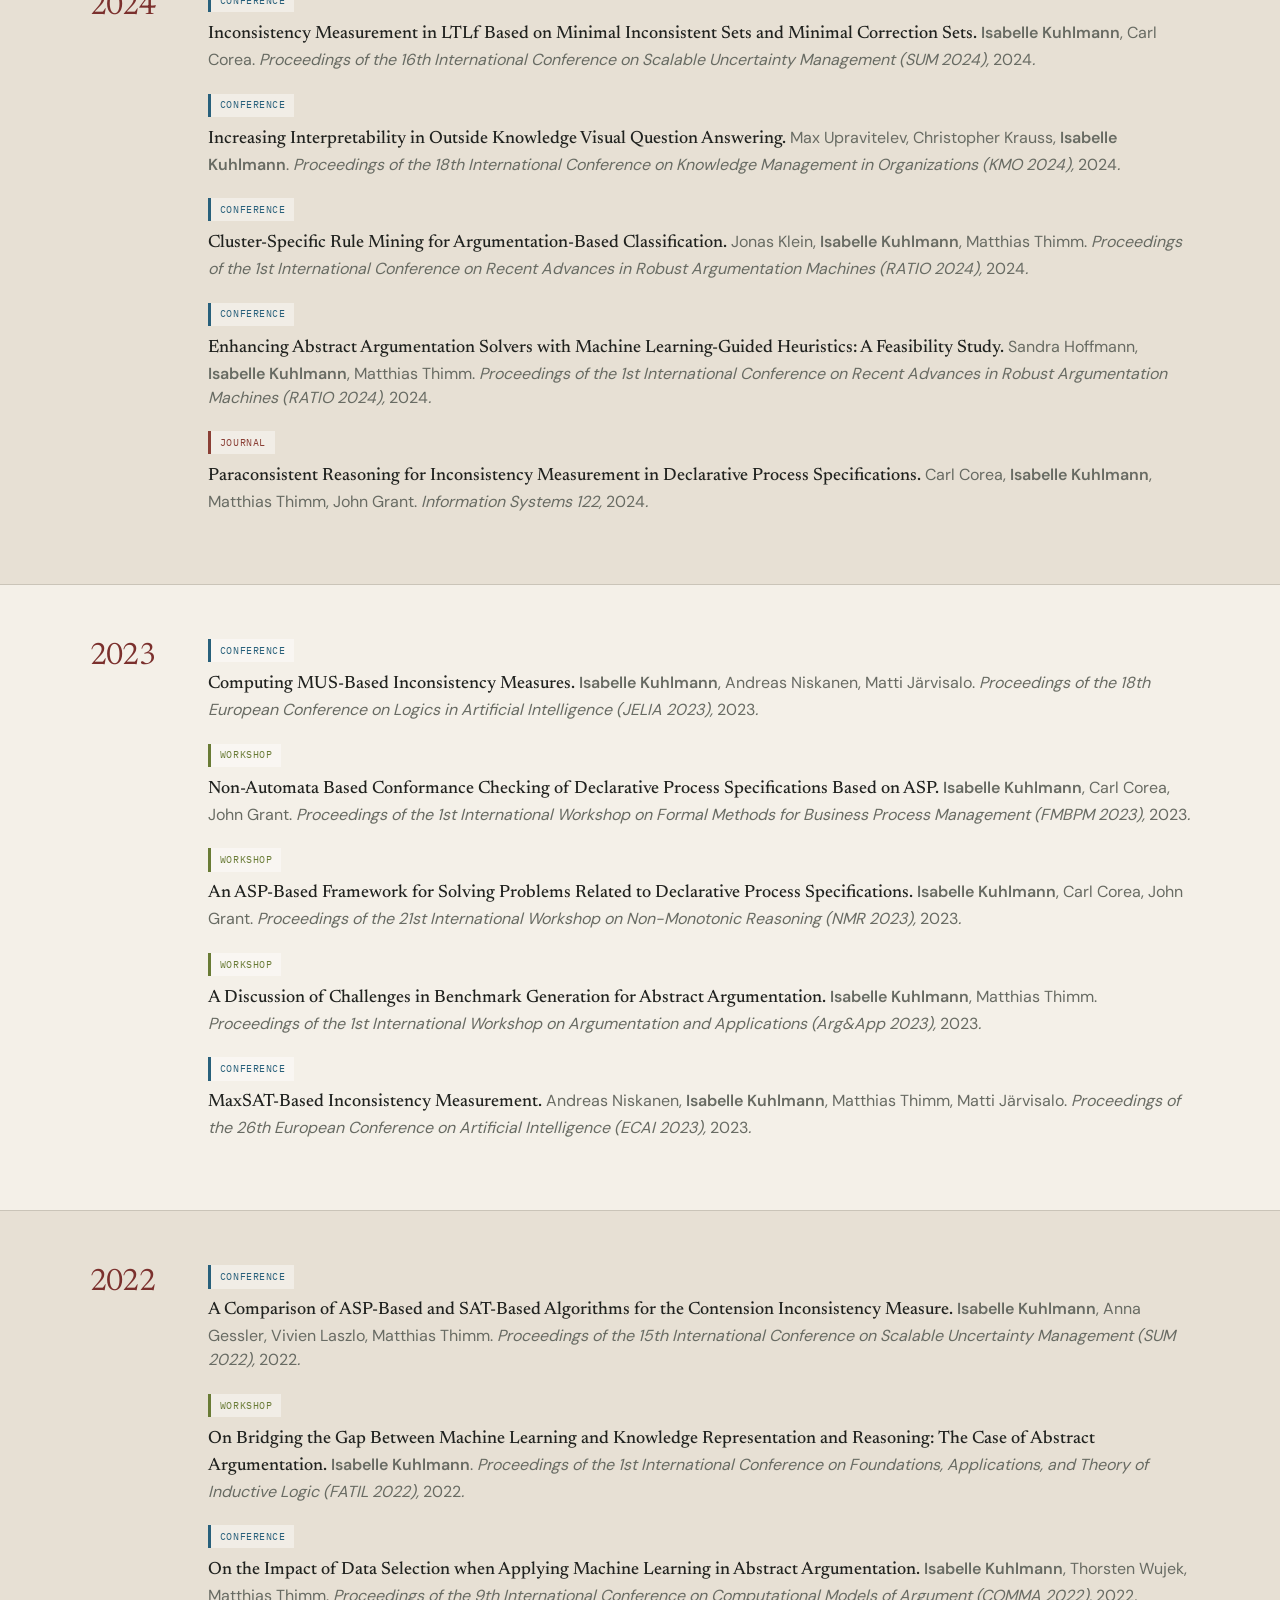
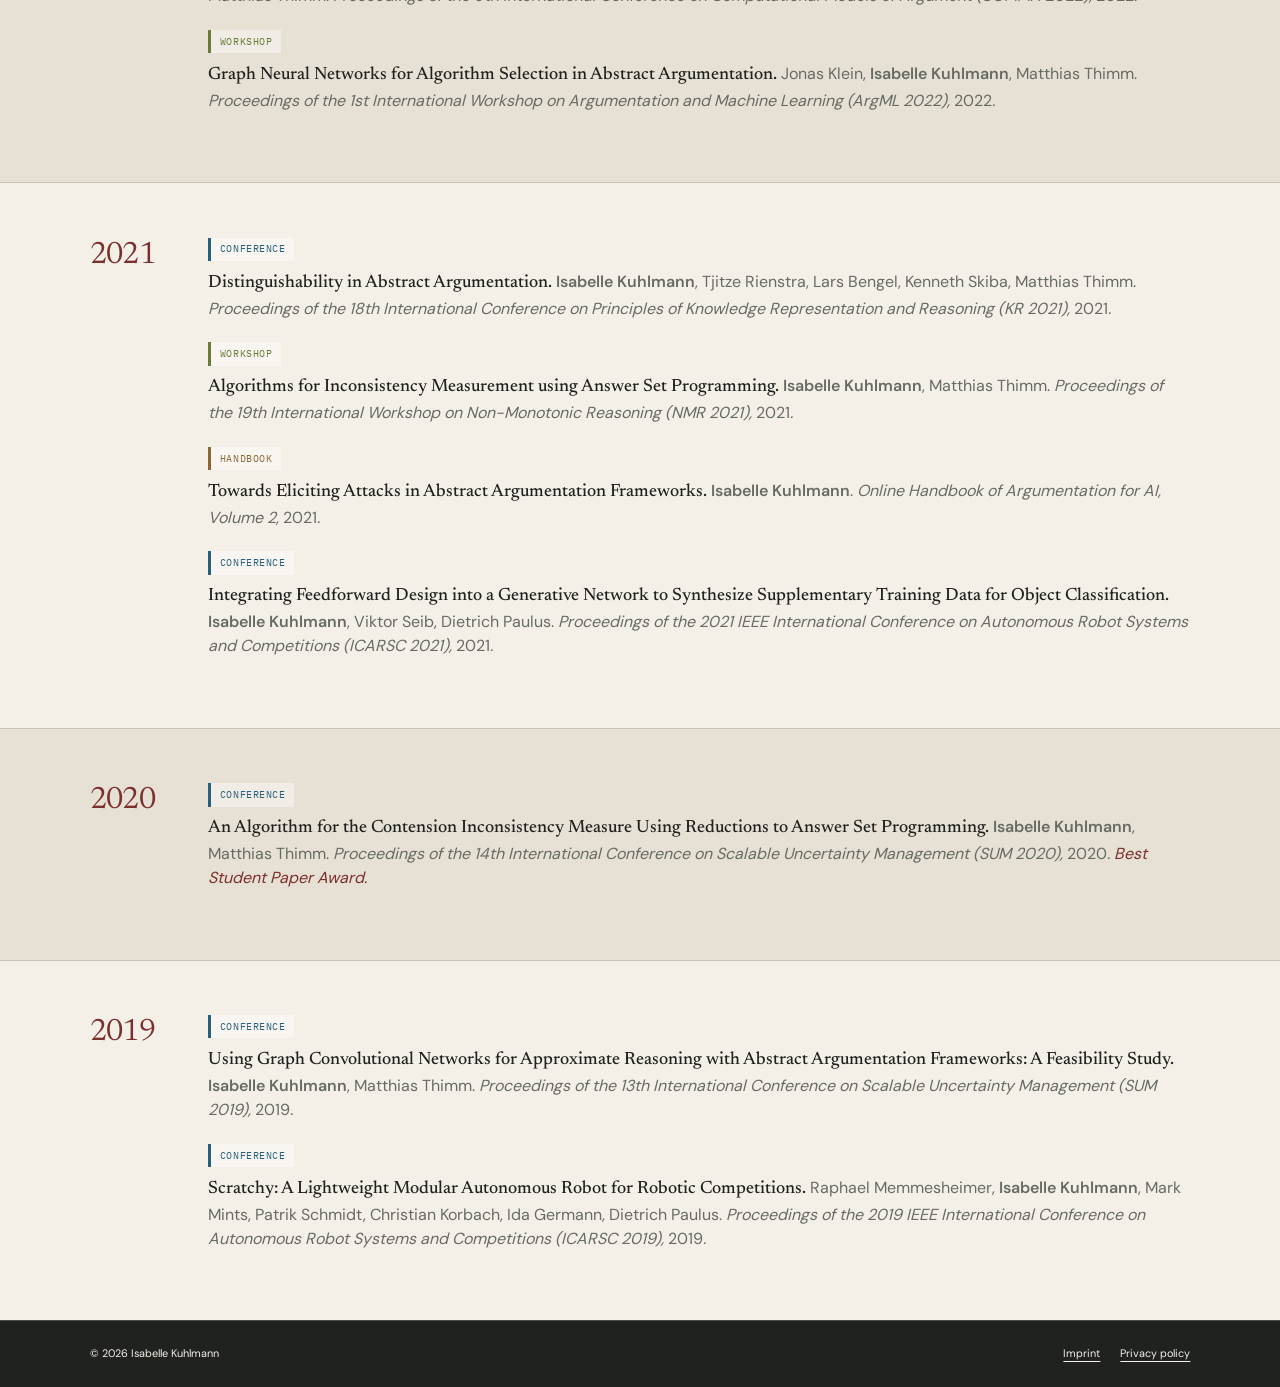
<file: publications.html>
<!doctype html><html lang="en" data-theme="editorial"><head><meta charset="utf-8"><meta name="viewport" content="width=device-width,initial-scale=1"><title>Publications — Isabelle Kuhlmann</title><link rel="stylesheet" href="styles.css"></head><body>
<header class="site-header"><a class="wordmark" href="index.html">IK<span>.</span></a><nav id="site-nav" aria-label="Main navigation"><a href="index.html">Home</a><a href="about.html">About</a><a href="publications.html" aria-current="page">Publications</a><a href="teaching.html">Teaching</a><a href="activities.html">Activities</a></nav><button class="menu-button" type="button" aria-expanded="false" aria-controls="site-nav">Menu</button></header>
<main><header class="page-hero"><p class="page-kicker">Research output · 2019—2026</p><h1>Publications</h1><p>Journal articles, conference and workshop papers, handbook contributions, and doctoral dissertation.</p><div class="publication-legend"><span class="pub-type journal">Journal</span><span class="pub-type conference">Conference</span><span class="pub-type workshop">Workshop</span><span class="pub-type dissertation">Dissertation</span><span class="pub-type handbook">Handbook</span></div><div class="contact-links"><a href="https://scholar.google.com/citations?user=nXb0bZsAAAAJ&hl=en">Google Scholar ↗</a><a href="https://dblp.org/pid/241/6243.html">DBLP ↗</a></div></header>
<section class="section page-content"><p class="section-number">All</p><div class="pub-years">
<section class="pub-year"><h3>2026</h3><ol>
<li><p><strong>Guiding Admissibility Solvers via Co-Admissibility Predictions.</strong> Sandra Hoffmann, <u>Isabelle Kuhlmann</u>, Matthias Thimm. Proceedings of the 11th International Conference on Computational Models of Argument (COMMA 2026), 2026.</p></li>
<li><p><strong>Measuring Inconsistency in STL Specifications.</strong> Carl Corea, <u>Isabelle Kuhlmann</u>, Karen Leung, John Grant, Matthias Thimm. Proceedings of the 10th International Workshop on Artificial Intelligence for Business Process Management (AI4BPM 2026), co-located with the 24th International Conference on Business Process Management (BPM 2026), 2026.</p></li>
</ol></section>
<section class="pub-year"><h3>2025</h3><ol>
<li><p><strong>Exploring Desirable Configurations in Global Logistics with Heuristic Search in Answer Set Programming.</strong> Olcay Altay-Kern, Emmanuelle Dietz, <u>Isabelle Kuhlmann</u>, Matthias Thimm. Proceedings of the 22nd International Conference on Principles of Knowledge Representation and Reasoning (KR 2025), 2025.</p></li>
<li><p><strong>Diagnosing Non-Executable Plans via Inconsistency Metrics: A KR-Inspired Perspective for Cognitive Robotics.</strong> <u>Isabelle Kuhlmann</u>, Mark O. Mints, Peer Neubert, Matthias Thimm. Proceedings of the 13th International Cognitive Robotics Workshop, 2025.</p></li>
<li><p><strong>Algorithmic Approaches for Inconsistency Measurement.</strong> <u>Isabelle Kuhlmann</u>. Doctoral dissertation, 2025.</p></li>
<li><p><strong>A MaxSAT-Based Approach for Computing Inconsistency Degrees in Linear Temporal Logic on Fixed Traces.</strong> <u>Isabelle Kuhlmann</u>. Joint Proceedings of the ECSQARU 2025 Workshops and Tutorials, 2025.</p></li>
<li><p><strong>Comparison of SAT-Based and ASP-Based Algorithms for Inconsistency Measurement.</strong> <u>Isabelle Kuhlmann</u>, Anna Gessler, Vivien Laszlo, Matthias Thimm. Journal of Artificial Intelligence Research (JAIR), 82:563–685, 2025.</p></li></ol></section>
<section class="pub-year"><h3>2024</h3><ol>
<li><p><strong>Inconsistency Measurement in LTLf Based on Minimal Inconsistent Sets and Minimal Correction Sets.</strong> <u>Isabelle Kuhlmann</u>, Carl Corea. Proceedings of the 16th International Conference on Scalable Uncertainty Management (SUM 2024), 2024.</p></li>
<li><p><strong>Increasing Interpretability in Outside Knowledge Visual Question Answering.</strong> Max Upravitelev, Christopher Krauss, <u>Isabelle Kuhlmann</u>. Proceedings of the 18th International Conference on Knowledge Management in Organizations (KMO 2024), 2024.</p></li>
<li><p><strong>Cluster-Specific Rule Mining for Argumentation-Based Classification.</strong> Jonas Klein, <u>Isabelle Kuhlmann</u>, Matthias Thimm. Proceedings of the 1st International Conference on Recent Advances in Robust Argumentation Machines (RATIO 2024), 2024.</p></li>
<li><p><strong>Enhancing Abstract Argumentation Solvers with Machine Learning-Guided Heuristics: A Feasibility Study.</strong> Sandra Hoffmann, <u>Isabelle Kuhlmann</u>, Matthias Thimm. Proceedings of the 1st International Conference on Recent Advances in Robust Argumentation Machines (RATIO 2024), 2024.</p></li>
<li><p><strong>Paraconsistent Reasoning for Inconsistency Measurement in Declarative Process Specifications.</strong> Carl Corea, <u>Isabelle Kuhlmann</u>, Matthias Thimm, John Grant. Information Systems 122, 2024.</p></li></ol></section>
<section class="pub-year"><h3>2023</h3><ol>
<li><p><strong>Computing MUS-Based Inconsistency Measures.</strong> <u>Isabelle Kuhlmann</u>, Andreas Niskanen, Matti Järvisalo. Proceedings of the 18th European Conference on Logics in Artificial Intelligence (JELIA 2023), 2023.</p></li><li><p><strong>Non-Automata Based Conformance Checking of Declarative Process Specifications Based on ASP.</strong> <u>Isabelle Kuhlmann</u>, Carl Corea, John Grant. Proceedings of the 1st International Workshop on Formal Methods for Business Process Management (FMBPM 2023), 2023.</p></li><li><p><strong>An ASP-Based Framework for Solving Problems Related to Declarative Process Specifications.</strong> <u>Isabelle Kuhlmann</u>, Carl Corea, John Grant. Proceedings of the 21st International Workshop on Non-Monotonic Reasoning (NMR 2023), 2023.</p></li><li><p><strong>A Discussion of Challenges in Benchmark Generation for Abstract Argumentation.</strong> <u>Isabelle Kuhlmann</u>, Matthias Thimm. Proceedings of the 1st International Workshop on Argumentation and Applications (Arg&amp;App 2023), 2023.</p></li><li><p><strong>MaxSAT-Based Inconsistency Measurement.</strong> Andreas Niskanen, <u>Isabelle Kuhlmann</u>, Matthias Thimm, Matti Järvisalo. Proceedings of the 26th European Conference on Artificial Intelligence (ECAI 2023), 2023.</p></li></ol></section>
<section class="pub-year"><h3>2022</h3><ol><li><p><strong>A Comparison of ASP-Based and SAT-Based Algorithms for the Contension Inconsistency Measure.</strong> <u>Isabelle Kuhlmann</u>, Anna Gessler, Vivien Laszlo, Matthias Thimm. Proceedings of the 15th International Conference on Scalable Uncertainty Management (SUM 2022), 2022.</p></li><li><p><strong>On Bridging the Gap Between Machine Learning and Knowledge Representation and Reasoning: The Case of Abstract Argumentation.</strong> <u>Isabelle Kuhlmann</u>. Proceedings of the 1st International Conference on Foundations, Applications, and Theory of Inductive Logic (FATIL 2022), 2022.</p></li><li><p><strong>On the Impact of Data Selection when Applying Machine Learning in Abstract Argumentation.</strong> <u>Isabelle Kuhlmann</u>, Thorsten Wujek, Matthias Thimm. Proceedings of the 9th International Conference on Computational Models of Argument (COMMA 2022), 2022.</p></li><li><p><strong>Graph Neural Networks for Algorithm Selection in Abstract Argumentation.</strong> Jonas Klein, <u>Isabelle Kuhlmann</u>, Matthias Thimm. Proceedings of the 1st International Workshop on Argumentation and Machine Learning (ArgML 2022), 2022.</p></li></ol></section>
<section class="pub-year"><h3>2021</h3><ol><li><p><strong>Distinguishability in Abstract Argumentation.</strong> <u>Isabelle Kuhlmann</u>, Tjitze Rienstra, Lars Bengel, Kenneth Skiba, Matthias Thimm. Proceedings of the 18th International Conference on Principles of Knowledge Representation and Reasoning (KR 2021), 2021.</p></li><li><p><strong>Algorithms for Inconsistency Measurement using Answer Set Programming.</strong> <u>Isabelle Kuhlmann</u>, Matthias Thimm. Proceedings of the 19th International Workshop on Non-Monotonic Reasoning (NMR 2021), 2021.</p></li><li><p><strong>Towards Eliciting Attacks in Abstract Argumentation Frameworks.</strong> <u>Isabelle Kuhlmann</u>. Online Handbook of Argumentation for AI, Volume 2, 2021.</p></li><li><p><strong>Integrating Feedforward Design into a Generative Network to Synthesize Supplementary Training Data for Object Classification.</strong> <u>Isabelle Kuhlmann</u>, Viktor Seib, Dietrich Paulus. Proceedings of the 2021 IEEE International Conference on Autonomous Robot Systems and Competitions (ICARSC 2021), 2021.</p></li></ol></section>
<section class="pub-year"><h3>2020</h3><ol><li><p><strong>An Algorithm for the Contension Inconsistency Measure Using Reductions to Answer Set Programming.</strong> <u>Isabelle Kuhlmann</u>, Matthias Thimm. Proceedings of the 14th International Conference on Scalable Uncertainty Management (SUM 2020), 2020. <em>Best Student Paper Award.</em></p></li></ol></section>
<section class="pub-year"><h3>2019</h3><ol><li><p><strong>Using Graph Convolutional Networks for Approximate Reasoning with Abstract Argumentation Frameworks: A Feasibility Study.</strong> <u>Isabelle Kuhlmann</u>, Matthias Thimm. Proceedings of the 13th International Conference on Scalable Uncertainty Management (SUM 2019), 2019.</p></li><li><p><strong>Scratchy: A Lightweight Modular Autonomous Robot for Robotic Competitions.</strong> Raphael Memmesheimer, <u>Isabelle Kuhlmann</u>, Mark Mints, Patrik Schmidt, Christian Korbach, Ida Germann, Dietrich Paulus. Proceedings of the 2019 IEEE International Conference on Autonomous Robot Systems and Competitions (ICARSC 2019), 2019.</p></li></ol></section>
</div></section></main>
<footer><span>© <span id="year"></span> Isabelle Kuhlmann</span><div class="footer-links"><a href="imprint.html">Imprint</a><a href="privacy.html">Privacy policy</a></div></footer><script src="script.js"></script></body></html>
</file>
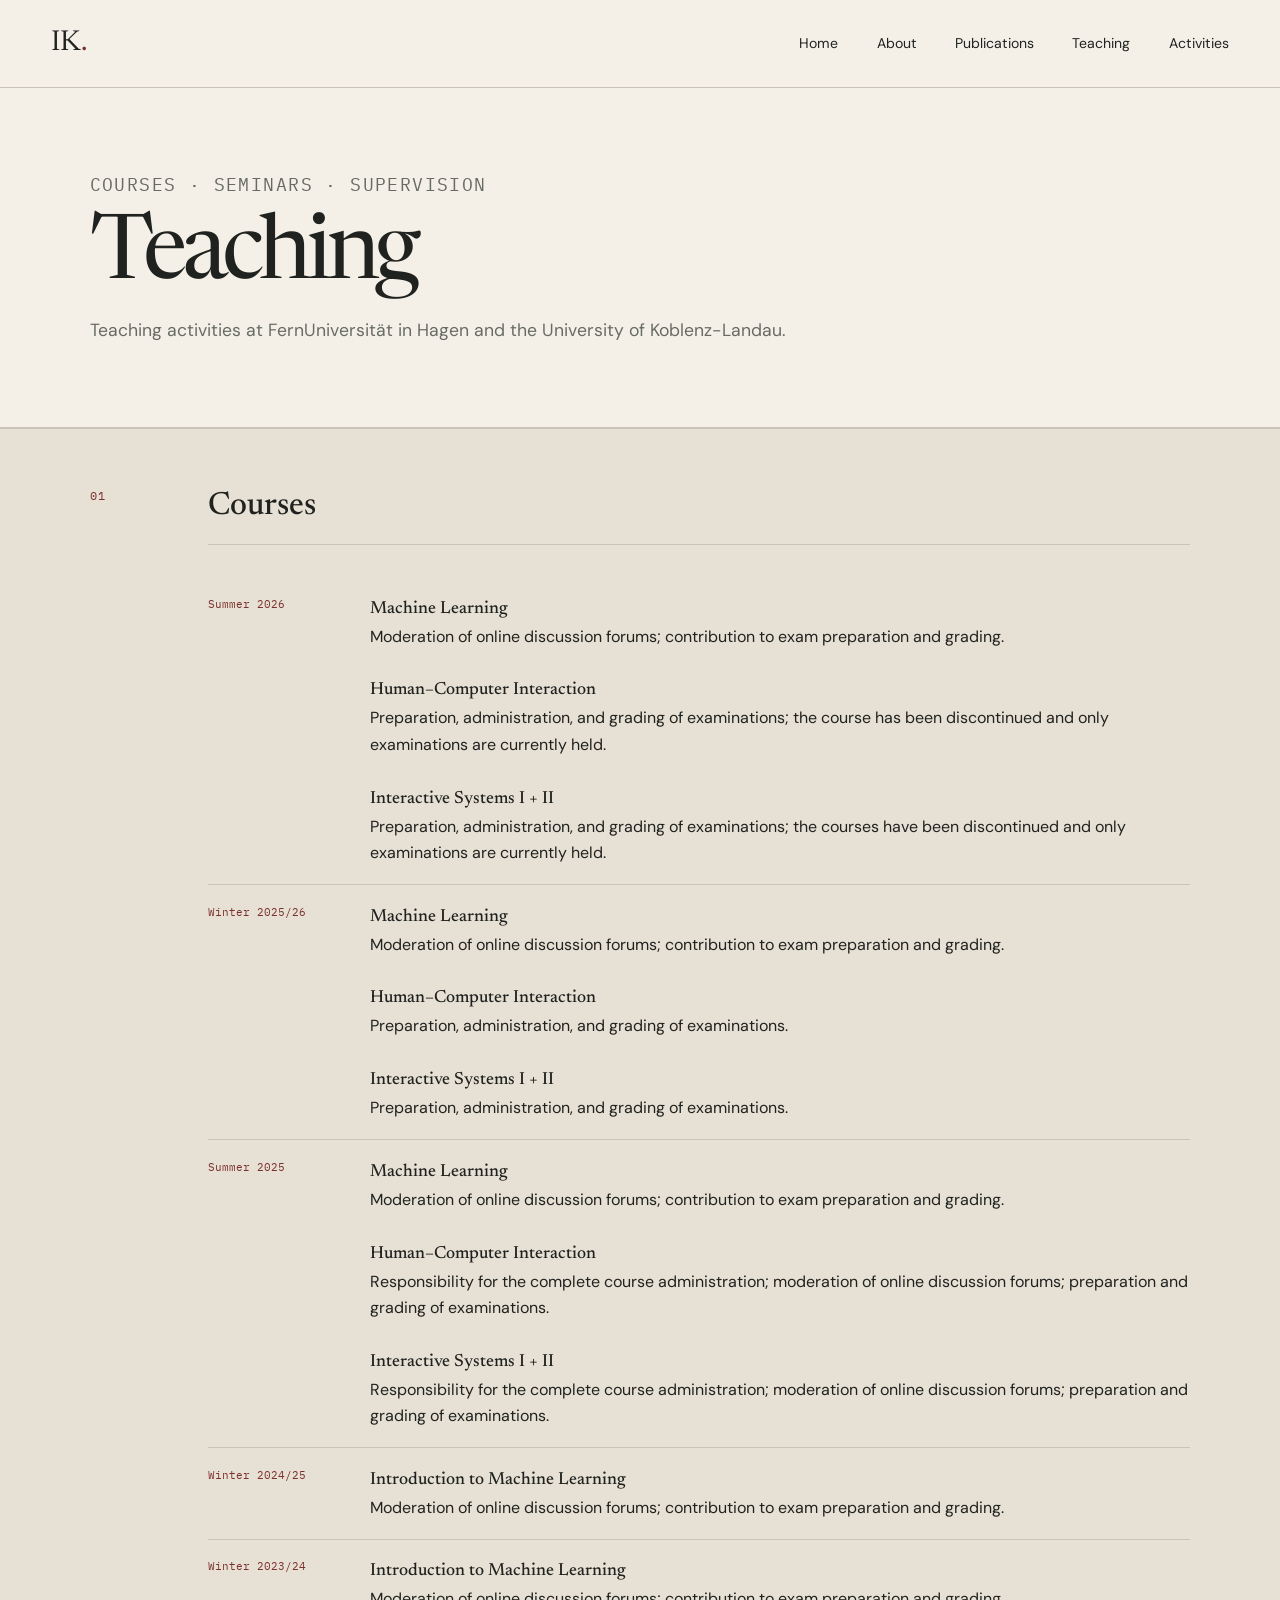
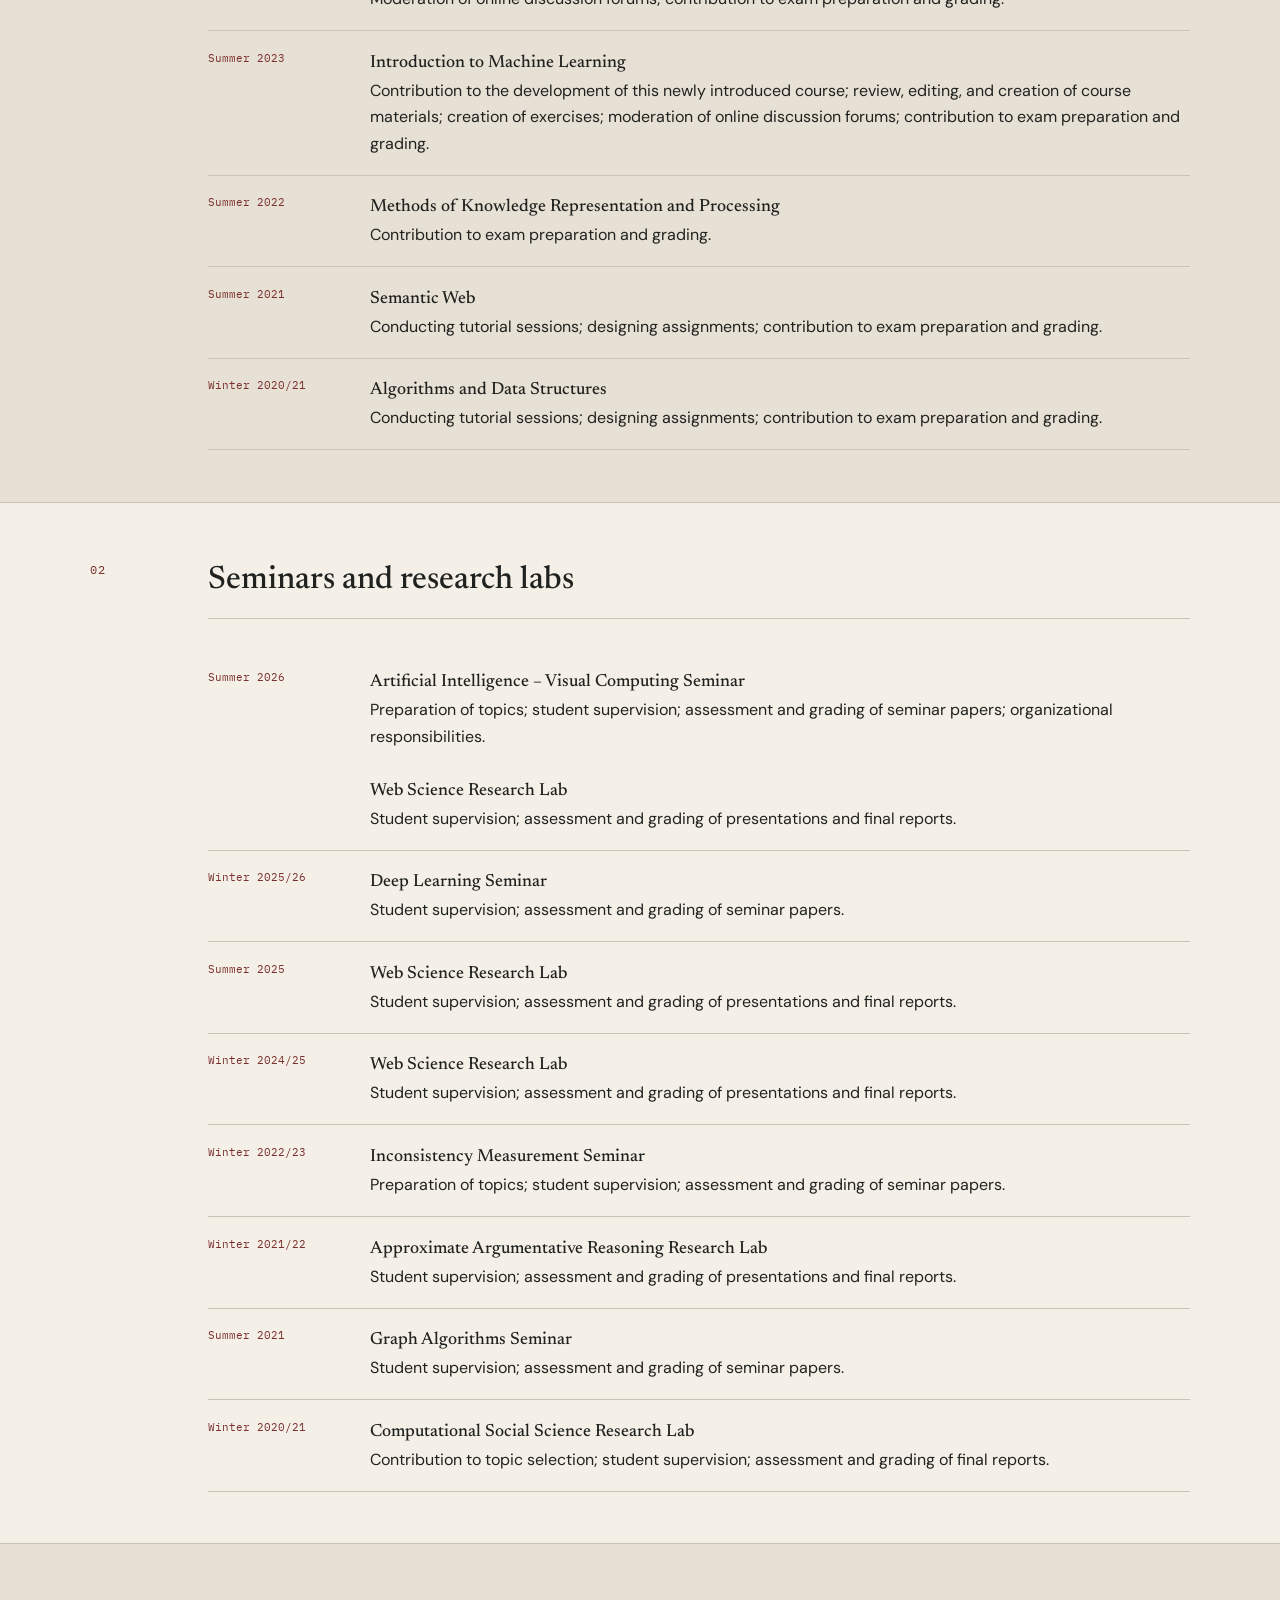
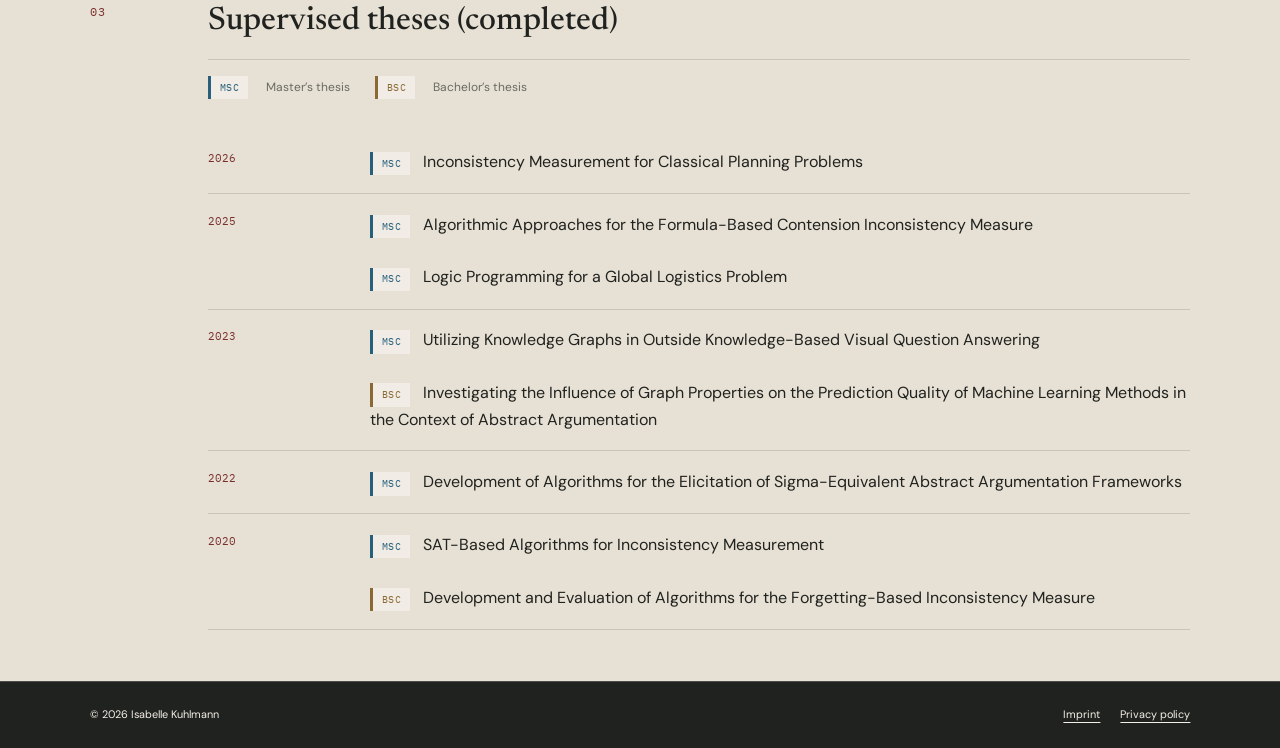
<file: teaching.html>
<!doctype html><html lang="en" data-theme="editorial"><head><meta charset="utf-8"><meta name="viewport" content="width=device-width,initial-scale=1"><title>Teaching — Isabelle Kuhlmann</title><link rel="stylesheet" href="styles.css"></head><body>
<header class="site-header"><a class="wordmark" href="index.html">IK<span>.</span></a><nav id="site-nav" aria-label="Main navigation"><a href="index.html">Home</a><a href="about.html">About</a><a href="publications.html">Publications</a><a href="teaching.html" aria-current="page">Teaching</a><a href="activities.html">Activities</a></nav><button class="menu-button" type="button" aria-expanded="false" aria-controls="site-nav">Menu</button></header>
<main><header class="page-hero"><p class="page-kicker">Courses · Seminars · Supervision</p><h1>Teaching</h1><p>Teaching activities at FernUniversität in Hagen and the University of Koblenz-Landau.</p></header><section class="section page-content teaching-section"><p class="section-number">01</p><div>
<div class="content-group"><h3>Courses</h3>
<div class="teaching-row"><time>Summer 2026</time><p><strong>Machine Learning</strong><br>Moderation of online discussion forums; contribution to exam preparation and grading.<br><br><strong>Human–Computer Interaction</strong><br>Preparation, administration, and grading of examinations; the course has been discontinued and only examinations are currently held.<br><br><strong>Interactive Systems I + II</strong><br>Preparation, administration, and grading of examinations; the courses have been discontinued and only examinations are currently held.</p></div>
<div class="teaching-row"><time>Winter 2025/26</time><p><strong>Machine Learning</strong><br>Moderation of online discussion forums; contribution to exam preparation and grading.<br><br><strong>Human–Computer Interaction</strong><br>Preparation, administration, and grading of examinations.<br><br><strong>Interactive Systems I + II</strong><br>Preparation, administration, and grading of examinations.</p></div>
<div class="teaching-row"><time>Summer 2025</time><p><strong>Machine Learning</strong><br>Moderation of online discussion forums; contribution to exam preparation and grading.<br><br><strong>Human–Computer Interaction</strong><br>Responsibility for the complete course administration; moderation of online discussion forums; preparation and grading of examinations.<br><br><strong>Interactive Systems I + II</strong><br>Responsibility for the complete course administration; moderation of online discussion forums; preparation and grading of examinations.</p></div>
<div class="teaching-row"><time>Winter 2024/25</time><p><strong>Introduction to Machine Learning</strong><br>Moderation of online discussion forums; contribution to exam preparation and grading.</p></div>
<div class="teaching-row"><time>Winter 2023/24</time><p><strong>Introduction to Machine Learning</strong><br>Moderation of online discussion forums; contribution to exam preparation and grading.</p></div>
<div class="teaching-row"><time>Summer 2023</time><p><strong>Introduction to Machine Learning</strong><br>Contribution to the development of this newly introduced course; review, editing, and creation of course materials; creation of exercises; moderation of online discussion forums; contribution to exam preparation and grading.</p></div>
<div class="teaching-row"><time>Summer 2022</time><p><strong>Methods of Knowledge Representation and Processing</strong><br>Contribution to exam preparation and grading.</p></div>
<div class="teaching-row"><time>Summer 2021</time><p><strong>Semantic Web</strong><br>Conducting tutorial sessions; designing assignments; contribution to exam preparation and grading.</p></div>
<div class="teaching-row"><time>Winter 2020/21</time><p><strong>Algorithms and Data Structures</strong><br>Conducting tutorial sessions; designing assignments; contribution to exam preparation and grading.</p></div>
</div></div></section>
<section class="section teaching-section news"><p class="section-number">02</p><div><div class="content-group"><h3>Seminars and research labs</h3>
<div class="teaching-row"><time>Summer 2026</time><p><strong>Artificial Intelligence – Visual Computing Seminar</strong><br>Preparation of topics; student supervision; assessment and grading of seminar papers; organizational responsibilities.<br><br><strong>Web Science Research Lab</strong><br>Student supervision; assessment and grading of presentations and final reports.</p></div>
<div class="teaching-row"><time>Winter 2025/26</time><p><strong>Deep Learning Seminar</strong><br>Student supervision; assessment and grading of seminar papers.</p></div>
<div class="teaching-row"><time>Summer 2025</time><p><strong>Web Science Research Lab</strong><br>Student supervision; assessment and grading of presentations and final reports.</p></div>
<div class="teaching-row"><time>Winter 2024/25</time><p><strong>Web Science Research Lab</strong><br>Student supervision; assessment and grading of presentations and final reports.</p></div>
<div class="teaching-row"><time>Winter 2022/23</time><p><strong>Inconsistency Measurement Seminar</strong><br>Preparation of topics; student supervision; assessment and grading of seminar papers.</p></div>
<div class="teaching-row"><time>Winter 2021/22</time><p><strong>Approximate Argumentative Reasoning Research Lab</strong><br>Student supervision; assessment and grading of presentations and final reports.</p></div>
<div class="teaching-row"><time>Summer 2021</time><p><strong>Graph Algorithms Seminar</strong><br>Student supervision; assessment and grading of seminar papers.</p></div>
<div class="teaching-row"><time>Winter 2020/21</time><p><strong>Computational Social Science Research Lab</strong><br>Contribution to topic selection; student supervision; assessment and grading of final reports.</p></div>
</div></div></section>
<section class="section teaching-section"><p class="section-number">03</p><div><div class="content-group"><h3>Supervised theses (completed)</h3>
<div class="thesis-legend"><span class="thesis-type master">MSc</span> Master’s thesis <span class="thesis-type bachelor">BSc</span> Bachelor’s thesis</div>
<div class="teaching-row"><time>2026</time><p><span class="thesis-type master">MSc</span> Inconsistency Measurement for Classical Planning Problems</p></div>
<div class="teaching-row"><time>2025</time><p><span class="thesis-type master">MSc</span> Algorithmic Approaches for the Formula-Based Contension Inconsistency Measure<br><br><span class="thesis-type master">MSc</span> Logic Programming for a Global Logistics Problem</p></div>
<div class="teaching-row"><time>2023</time><p><span class="thesis-type master">MSc</span> Utilizing Knowledge Graphs in Outside Knowledge-Based Visual Question Answering<br><br><span class="thesis-type bachelor">BSc</span> Investigating the Influence of Graph Properties on the Prediction Quality of Machine Learning Methods in the Context of Abstract Argumentation</p></div>
<div class="teaching-row"><time>2022</time><p><span class="thesis-type master">MSc</span> Development of Algorithms for the Elicitation of Sigma-Equivalent Abstract Argumentation Frameworks</p></div>
<div class="teaching-row"><time>2020</time><p><span class="thesis-type master">MSc</span> SAT-Based Algorithms for Inconsistency Measurement<br><br><span class="thesis-type bachelor">BSc</span> Development and Evaluation of Algorithms for the Forgetting-Based Inconsistency Measure</p></div>
</div></div></section></main>
<footer><span>© <span id="year"></span> Isabelle Kuhlmann</span><div class="footer-links"><a href="imprint.html">Imprint</a><a href="privacy.html">Privacy policy</a></div></footer><script src="script.js"></script></body></html>
</file>
<file: styles.css>
/* Locally hosted equivalents of the former Google Fonts webfont response. */
@font-face{font-family:"DM Sans";font-style:normal;font-weight:400 600;font-display:swap;src:url("assets/fonts/dm-sans-latin-ext.woff2") format("woff2");unicode-range:U+0100-02BA,U+02BD-02C5,U+02C7-02CC,U+02CE-02D7,U+02DD-02FF,U+0304,U+0308,U+0329,U+1D00-1DBF,U+1E00-1E9F,U+1EF2-1EFF,U+2020,U+20A0-20AB,U+20AD-20C0,U+2113,U+2C60-2C7F,U+A720-A7FF}@font-face{font-family:"DM Sans";font-style:normal;font-weight:400 600;font-display:swap;src:url("assets/fonts/dm-sans-latin.woff2") format("woff2");unicode-range:U+0000-00FF,U+0131,U+0152-0153,U+02BB-02BC,U+02C6,U+02DA,U+02DC,U+0304,U+0308,U+0329,U+2000-206F,U+20AC,U+2122,U+2191,U+2193,U+2212,U+2215,U+FEFF,U+FFFD}
@font-face{font-family:"IBM Plex Mono";font-style:normal;font-weight:400;font-display:swap;src:url("assets/fonts/ibm-plex-mono-400-latin-ext.woff2") format("woff2");unicode-range:U+0100-02BA,U+02BD-02C5,U+02C7-02CC,U+02CE-02D7,U+02DD-02FF,U+0304,U+0308,U+0329,U+1D00-1DBF,U+1E00-1E9F,U+1EF2-1EFF,U+2020,U+20A0-20AB,U+20AD-20C0,U+2113,U+2C60-2C7F,U+A720-A7FF}@font-face{font-family:"IBM Plex Mono";font-style:normal;font-weight:400;font-display:swap;src:url("assets/fonts/ibm-plex-mono-400-latin.woff2") format("woff2");unicode-range:U+0000-00FF,U+0131,U+0152-0153,U+02BB-02BC,U+02C6,U+02DA,U+02DC,U+0304,U+0308,U+0329,U+2000-206F,U+20AC,U+2122,U+2191,U+2193,U+2212,U+2215,U+FEFF,U+FFFD}@font-face{font-family:"IBM Plex Mono";font-style:normal;font-weight:500;font-display:swap;src:url("assets/fonts/ibm-plex-mono-500-latin-ext.woff2") format("woff2");unicode-range:U+0100-02BA,U+02BD-02C5,U+02C7-02CC,U+02CE-02D7,U+02DD-02FF,U+0304,U+0308,U+0329,U+1D00-1DBF,U+1E00-1E9F,U+1EF2-1EFF,U+2020,U+20A0-20AB,U+20AD-20C0,U+2113,U+2C60-2C7F,U+A720-A7FF}@font-face{font-family:"IBM Plex Mono";font-style:normal;font-weight:500;font-display:swap;src:url("assets/fonts/ibm-plex-mono-500-latin.woff2") format("woff2");unicode-range:U+0000-00FF,U+0131,U+0152-0153,U+02BB-02BC,U+02C6,U+02DA,U+02DC,U+0304,U+0308,U+0329,U+2000-206F,U+20AC,U+2122,U+2191,U+2193,U+2212,U+2215,U+FEFF,U+FFFD}
@font-face{font-family:"Newsreader";font-style:normal;font-weight:400 500;font-display:swap;src:url("assets/fonts/newsreader-latin-ext.woff2") format("woff2");unicode-range:U+0100-02BA,U+02BD-02C5,U+02C7-02CC,U+02CE-02D7,U+02DD-02FF,U+0304,U+0308,U+0329,U+1D00-1DBF,U+1E00-1E9F,U+1EF2-1EFF,U+2020,U+20A0-20AB,U+20AD-20C0,U+2113,U+2C60-2C7F,U+A720-A7FF}@font-face{font-family:"Newsreader";font-style:normal;font-weight:400 500;font-display:swap;src:url("assets/fonts/newsreader-latin.woff2") format("woff2");unicode-range:U+0000-00FF,U+0131,U+0152-0153,U+02BB-02BC,U+02C6,U+02DA,U+02DC,U+0304,U+0308,U+0329,U+2000-206F,U+20AC,U+2122,U+2191,U+2193,U+2212,U+2215,U+FEFF,U+FFFD}
:root{--paper:#f4f0e8;--ink:#20221f;--muted:#686b63;--accent:#7b302d;--line:#cac4b8;--soft:#e7e0d4;--serif:"Newsreader",Georgia,serif;--sans:"DM Sans",sans-serif;--mono:"IBM Plex Mono",monospace;--radius:0px}
*{box-sizing:border-box}html{scroll-behavior:smooth}body{margin:0;background:var(--paper);color:var(--ink);font-family:var(--sans);font-size:16px;line-height:1.65}a{color:inherit;text-decoration-thickness:1px;text-underline-offset:4px}a:hover{color:var(--accent)}.skip-link{position:absolute;left:-9999px}.skip-link:focus{left:1rem;top:1rem;z-index:20;background:var(--ink);color:var(--paper);padding:.5rem 1rem}.site-header{height:88px;display:flex;align-items:center;justify-content:space-between;padding:0 clamp(1.25rem,4vw,4.5rem);border-bottom:1px solid var(--line);position:relative;z-index:3}.wordmark{font-family:var(--serif);font-size:1.8rem;text-decoration:none}.wordmark span{color:var(--accent)}nav{display:flex;gap:clamp(1rem,3vw,2.5rem)}nav a{text-decoration:none;font-size:.88rem}.menu-button{display:none}.hero{min-height:calc(100vh - 88px);padding:clamp(4rem,9vw,8rem) clamp(1.25rem,7vw,8rem);display:grid;grid-template-columns:minmax(0,1.2fr) minmax(250px,.6fr);gap:8vw;align-items:center;position:relative;overflow:hidden}.eyebrow,.section-number{font-family:var(--mono);font-size:.72rem;letter-spacing:.11em;text-transform:uppercase;color:var(--accent)}h1,h2{font-family:var(--serif);font-weight:400;line-height:.92;margin:0}h1{font-size:clamp(5rem,11vw,10rem);letter-spacing:-.055em}h2{font-size:clamp(3rem,6vw,5.6rem);letter-spacing:-.04em}.lead{font-family:var(--serif);font-size:clamp(1.25rem,2vw,1.7rem);line-height:1.35;max-width:680px;margin:2rem 0}.hero-links{display:flex;align-items:center;gap:2rem}.hero-nav{gap:.65rem;flex-wrap:wrap}.hero-nav .button{padding:.72rem 1rem}.button{display:inline-block;background:var(--accent);color:white;text-decoration:none;padding:.85rem 1.2rem;font-size:.84rem}.button:hover{color:white;filter:brightness(1.1)}.text-link{font-size:.86rem}.portrait-wrap{margin:0;justify-self:end;position:relative}.portrait-frame{width:min(24vw,310px);aspect-ratio:4/5;overflow:hidden;background:var(--soft)}.portrait-frame img{width:100%;height:100%;object-fit:cover;object-position:center 22%;transform:scale(1.09);transform-origin:65% 22%;filter:saturate(.72) contrast(1.04)}figcaption{font-family:var(--mono);font-size:.68rem;text-transform:uppercase;letter-spacing:.08em;margin-top:.7rem}.hero-mark{position:absolute;right:-60px;bottom:-90px;width:280px;height:280px;border:1px solid var(--line);border-radius:50%;z-index:-1}.hero-mark i{position:absolute;background:var(--accent);width:7px;height:7px;border-radius:50%}.hero-mark i:nth-child(1){left:35px;top:100px}.hero-mark i:nth-child(2){left:160px;top:30px}.hero-mark i:nth-child(3){right:20px;top:150px}.hero-mark i:nth-child(4){left:90px;bottom:15px}.section{display:grid;grid-template-columns:minmax(40px,1fr) minmax(0,5fr);gap:4vw;padding:clamp(5rem,9vw,9rem) clamp(1.25rem,7vw,8rem);border-top:1px solid var(--line)}.section>div{max-width:1100px}.section-number{margin:0;align-self:start}.section h2{margin-bottom:2.5rem}.large-copy{font-family:var(--serif);font-size:clamp(1.7rem,3vw,2.6rem);line-height:1.3;max-width:950px}.intro>div>p:not(.large-copy){max-width:700px;color:var(--muted)}.topic-list{display:flex;flex-wrap:wrap;gap:.6rem;margin-top:2.5rem}.topic-list span{border:1px solid var(--line);padding:.45rem .75rem;border-radius:40px;font-size:.78rem}.news{background:var(--soft)}.news-item{display:grid;grid-template-columns:140px 1fr;gap:2rem;padding:1.7rem 0;border-top:1px solid var(--line)}.news-archive{row-gap:0}.news-item:last-of-type{border-bottom:1px solid var(--line)}.news-item time{font-family:var(--mono);font-size:.72rem;color:var(--accent)}.news-item h3{font-family:var(--serif);font-weight:500;font-size:1.6rem;margin:-.4rem 0 .2rem}.news-item p{color:var(--muted);margin:0;max-width:700px}.section-heading{display:flex;justify-content:space-between;align-items:flex-start;gap:2rem}.section-heading h2{margin-bottom:.5rem}.section-heading p{color:var(--muted)}.external-links{display:flex;flex-direction:column;align-items:flex-end;font-size:.78rem;gap:.4rem}.pub-year{display:grid;grid-template-columns:100px 1fr;border-top:1px solid var(--line);padding:2rem 0}.pub-year h3{font-family:var(--mono);font-weight:400;color:var(--accent);margin:0}.pub-year ol{list-style:none;margin:0;padding:0;counter-reset:item}.pub-year li{counter-increment:item;padding:0 0 1.5rem 2.8rem;position:relative}.pub-year li::before{content:counter(item,decimal-leading-zero);position:absolute;left:0;top:.15rem;font-family:var(--mono);font-size:.67rem;color:var(--muted)}.pub-year p{margin:0;line-height:1.5;color:var(--muted)}.pub-year p>strong:first-child{color:var(--ink)}.pub-entry-year{font-style:normal}.pub-year strong{font-family:var(--serif);font-size:1.12rem;font-weight:500}.pub-year u{text-decoration-color:var(--accent);text-decoration-thickness:2px}.pub-year em{color:var(--accent)}details{border-top:1px solid var(--line)}summary{cursor:pointer;padding:1.4rem 0;font-family:var(--serif);font-size:1.25rem}summary span{float:right;font-family:var(--mono);font-size:.65rem;color:var(--muted)}.profile-grid{display:grid;grid-template-columns:1fr 1fr;gap:6vw;margin-bottom:0}.profile-grid h3{font-family:var(--mono);font-size:.72rem;text-transform:uppercase;color:var(--accent)}dl>div{display:grid;grid-template-columns:115px 1fr;padding:1rem 0;border-top:1px solid var(--line)}dl>div:last-child{border-bottom:1px solid var(--line)}dt{font-family:var(--mono);font-size:.67rem;color:var(--muted)}dd{margin:0;font-family:var(--serif);font-size:1.2rem;line-height:1.25}dd span{font-family:var(--sans);font-size:.78rem;color:var(--muted)}.outline{background:transparent;color:var(--accent);border:1px solid var(--accent)}.outline:hover{color:white;background:var(--accent)}.contact{background:var(--ink);color:var(--paper);padding:clamp(5rem,9vw,9rem) clamp(1.25rem,7vw,8rem)}.contact h2{font-size:clamp(3rem,8vw,7rem);margin:1.5rem 0 3rem}.contact>a{font-family:var(--serif);font-size:clamp(1.2rem,3vw,2rem);overflow-wrap:anywhere}.contact-links{display:flex;gap:2rem;margin-top:4rem;font-size:.78rem}footer{display:flex;justify-content:space-between;background:var(--ink);color:var(--paper);border-top:1px solid #ffffff33;padding:1.5rem clamp(1.25rem,7vw,8rem);font-size:.68rem}
@media(max-width:760px){.site-header nav{display:none}.menu-button{display:block;background:none;border:1px solid var(--line);color:var(--ink);font:inherit;padding:.5rem .7rem;cursor:pointer}.site-header.menu-open nav{display:flex;position:absolute;top:100%;left:0;right:0;flex-direction:column;gap:0;padding:.65rem clamp(1.25rem,4vw,4.5rem);background:var(--paper);border-bottom:1px solid var(--line);box-shadow:0 10px 24px #0002}.site-header.menu-open nav a{padding:.6rem 0}.hero{grid-template-columns:1fr;padding-top:4rem}.portrait-wrap{justify-self:start}.portrait-frame{width:min(48vw,200px)}.section{grid-template-columns:1fr}.section-number{margin-bottom:0}.section-heading,.profile-grid{display:block}.external-links{align-items:flex-start;margin-bottom:2rem}.pub-year{grid-template-columns:1fr}.pub-year h3{margin-bottom:1rem}.news-item{grid-template-columns:1fr;gap:.4rem}.hero-links,.contact-links{flex-wrap:wrap}footer{display:block}.footer-links{margin-top:.6rem}}
@media(prefers-reduced-motion:reduce){html{scroll-behavior:auto}}
h1{font-size:clamp(3.2rem,7vw,6.2rem)}h2{font-size:clamp(2.2rem,4.2vw,3.8rem)}.contact h2{font-size:clamp(2.2rem,5vw,4.5rem)}.page-hero h1{font-size:clamp(3rem,6vw,5.4rem)}.title-prefix{font-size:1em;vertical-align:baseline;letter-spacing:inherit}.hero-copy>.eyebrow{margin:0 0 1.8rem}
.page-cards{display:grid;grid-template-columns:repeat(3,1fr);gap:1rem}.page-cards>a{border:1px solid var(--line);padding:1.5rem;text-decoration:none;min-height:260px;display:flex;flex-direction:column}.page-cards span,.page-kicker{font-family:var(--mono);font-size:.65rem;text-transform:uppercase;letter-spacing:.08em;color:var(--accent)}.page-cards h3{font-family:var(--serif);font-size:1.8rem;font-weight:500;margin:2rem 0 .5rem}.page-cards p{color:var(--muted);margin:0}.page-cards b{margin-top:auto;padding-top:1.5rem;font-size:.75rem}.page-hero{padding:clamp(4rem,8vw,7rem) clamp(1.25rem,7vw,8rem);border-bottom:1px solid var(--line)}.page-hero h1{font-size:clamp(3.5rem,7vw,6.5rem);margin:.5rem 0 1rem}.page-hero p{max-width:700px;color:var(--muted);font-size:1.1rem}.page-content{padding-top:4rem}.content-group{margin-bottom:4rem}.section .content-group:last-child{margin-bottom:0}.page-hero~.section>.section-number{margin-top:.4rem}.section>div>.content-group:first-child>h3{margin-top:0}.content-group>h3{font-family:var(--serif);font-size:2rem;font-weight:500;border-bottom:1px solid var(--line);padding-bottom:.7rem}.activity-row,.teaching-row{display:grid;grid-template-columns:130px 1fr;gap:2rem;padding:1.1rem 0;border-bottom:1px solid var(--line)}.activity-row time,.teaching-row time{font-family:var(--mono);font-size:.7rem;color:var(--accent)}.activity-row p,.teaching-row p{margin:0}.activity-row strong,.teaching-row strong{font-family:var(--serif);font-size:1.1rem;font-weight:500}@media(max-width:760px){.page-cards{grid-template-columns:1fr}.activity-row,.teaching-row{grid-template-columns:1fr;gap:.3rem}}
.legal-content{max-width:850px}.legal-content h2{font-family:var(--serif);font-size:clamp(1.6rem,2.5vw,2.15rem);font-weight:500;line-height:1.2;margin:2.5rem 0 .8rem}.legal-content h2:first-child{margin-top:0}.legal-content address{font-style:normal;margin:1rem 0}.legal-content li+li{margin-top:.35rem}.footer-links{display:flex;gap:1.25rem;flex-wrap:wrap}.hero{min-height:auto;padding-top:clamp(2.8rem,5vw,4.5rem);padding-bottom:clamp(2.8rem,5vw,4.5rem)}.section{grid-template-columns:minmax(48px,80px) minmax(0,1fr);gap:clamp(1.5rem,3vw,3rem);padding-top:clamp(2.5rem,4vw,4rem);padding-bottom:clamp(2.5rem,4vw,4rem)}.section>div{width:100%;max-width:1280px}.page-hero{padding-top:clamp(3rem,5vw,5rem);padding-bottom:clamp(3rem,5vw,5rem)}.contact{padding-top:clamp(3.5rem,6vw,6rem);padding-bottom:clamp(3.5rem,6vw,6rem)}.activity-row{grid-template-columns:90px minmax(0,1fr);gap:1.25rem}@media(max-width:760px){.section,.activity-row{grid-template-columns:1fr}.activity-row{gap:.3rem}.hero{padding-top:2.5rem;padding-bottom:3.5rem}}

.contact-notice{margin:0 0 1.8rem;padding:1rem 1.25rem;border-left:3px solid var(--accent);background:var(--soft)}.contact-notice .eyebrow{margin:0 0 .5rem}.contact-notice p:not(.eyebrow){margin:0 0 .65rem;font-size:.9rem}.contact-notice>a{font-family:var(--serif);font-size:clamp(1.2rem,2vw,1.5rem);font-weight:500;color:var(--accent);overflow-wrap:anywhere}.news-item a,.legal-content a{overflow-wrap:anywhere}
</file>
